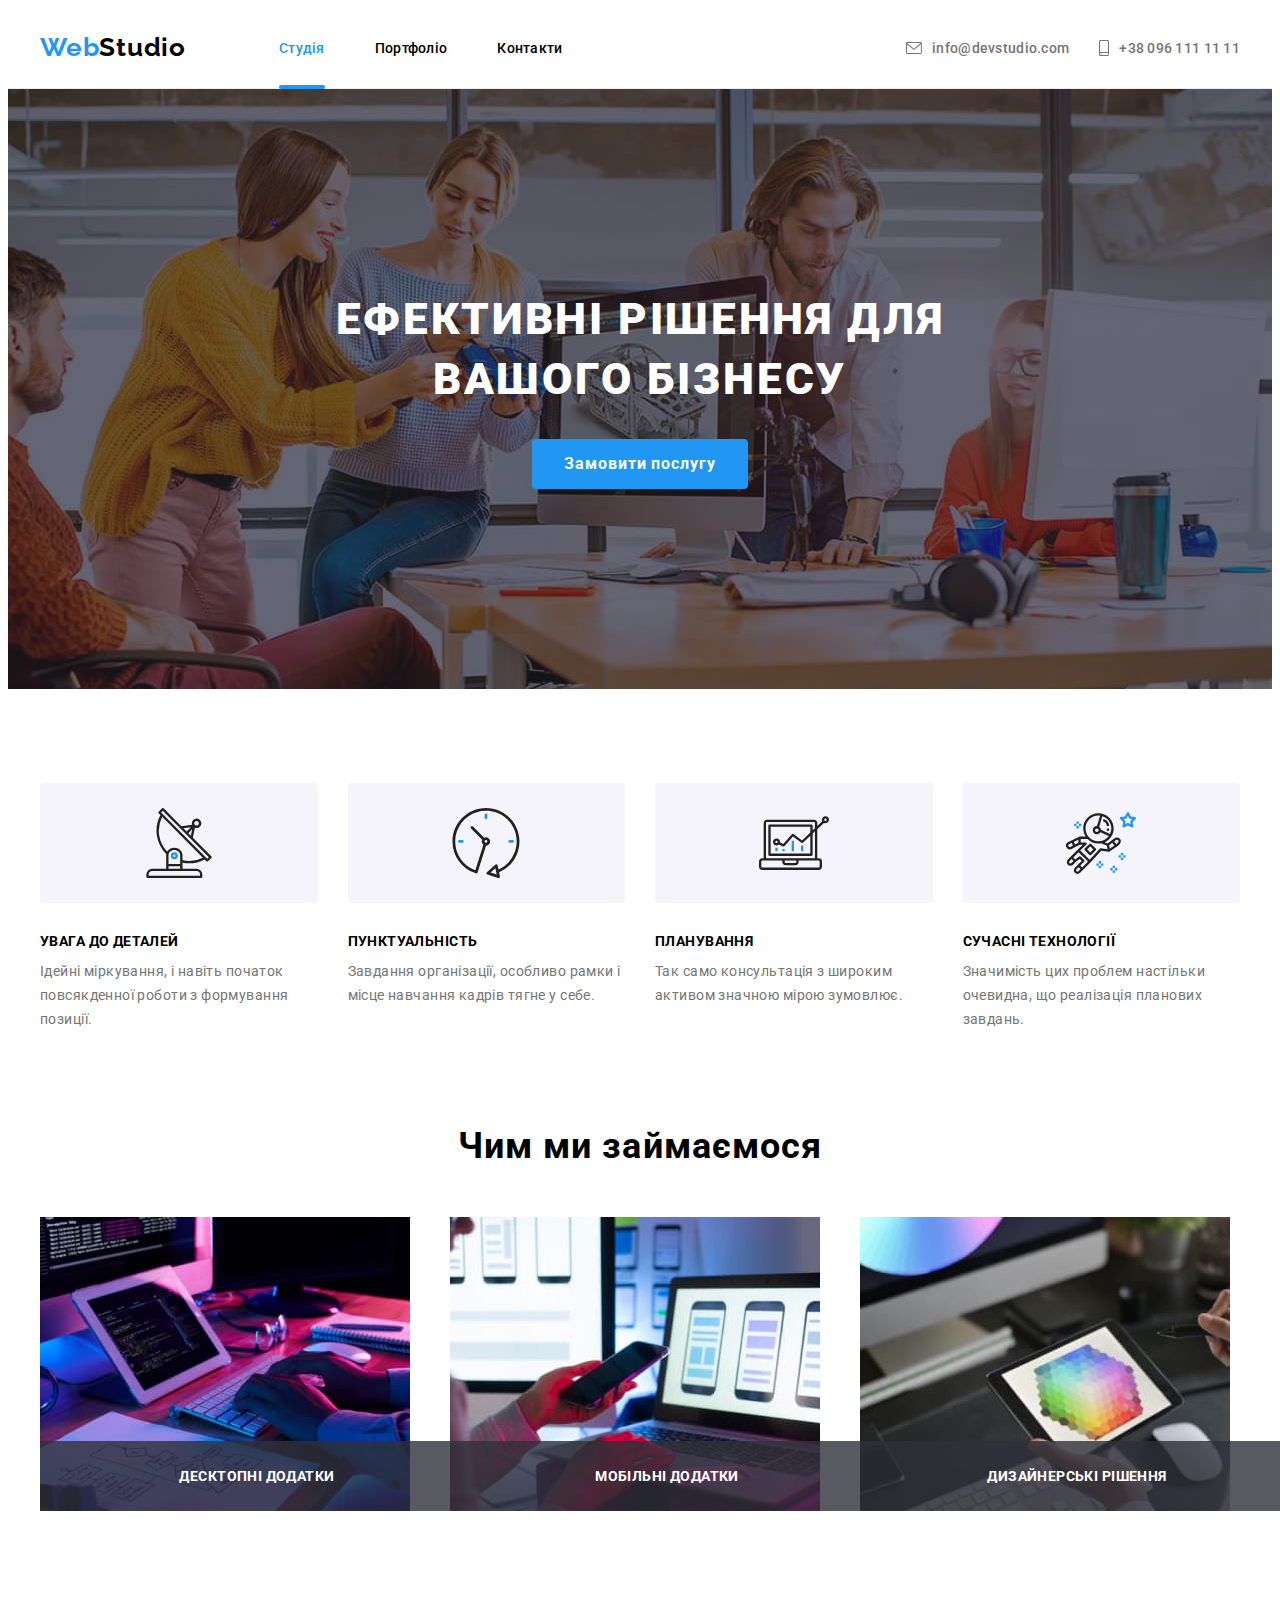
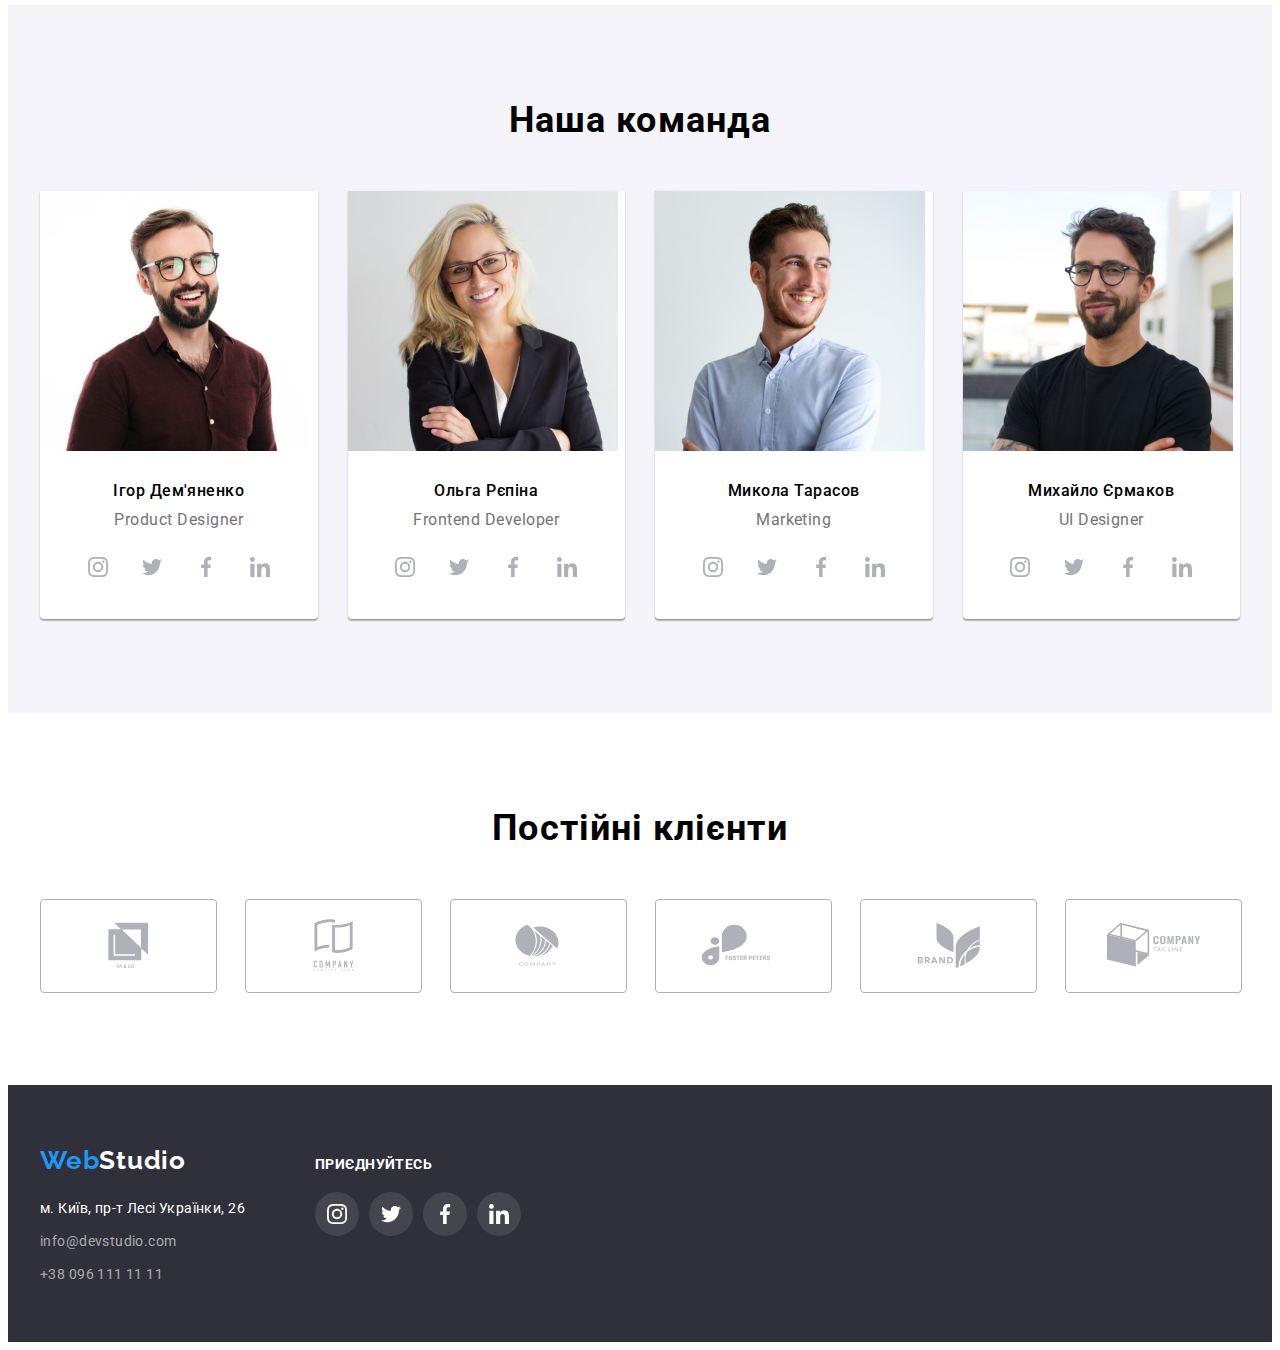
<file: index.html>
<!DOCTYPE html>
<html lang="uk">
<head>
    <meta charset="UTF-8">
    <meta http-equiv="X-UA-Compatible" content="IE=edge">
    <meta name="viewport" content="width=device-width, initial-scale=1.0">
    <link rel="preconnect" href="https://fonts.googleapis.com">
    <link rel="preconnect" href="https://fonts.gstatic.com" crossorigin>
    <link href="https://fonts.googleapis.com/css2?family=Raleway:wght@700&family=Roboto:wght@400;500;700;900&display=swap" rel="stylesheet">
    <link rel="stylesheet" href="https://cdnjs.cloudflare.com/ajax/libs/modern-normalize/1.1.0/modern-normalize.min.css"
    integrity="sha512-wpPYUAdjBVSE4KJnH1VR1HeZfpl1ub8YT/NKx4PuQ5NmX2tKuGu6U/JRp5y+Y8XG2tV+wKQpNHVUX03MfMFn9Q==" crossorigin="anonymous" referrerpolicy="no-referrer" />
    <link rel="stylesheet" href="./css/styles.css">
    <title>goit-markup-hw-05</title>
</head>
<body class="body">
    <header class="header">
        <div class="conteiner header-conteiner">
            <a href="https://cardinal-cortez.github.io/goit-markup-hw-05/" class="logo"><span class="logo-web">Web</span><span class="logo-studio">Studio</span></a>
            <nav class="navigation">
                <ul class="header-nav">
                    <li><a href="https://cardinal-cortez.github.io/goit-markup-hw-05/" class="header-nav-link current">Студія</a></li>
                    <li><a href="https://cardinal-cortez.github.io/goit-markup-hw-05/portfolio.html" class="header-nav-link">Портфоліо</a></li>
                    <li><a href="#" class="header-nav-link">Контакти</a></li>
                </ul>
            </nav>        
                <ul class="header-contacts">
                    <li class="header-contacts-link"><a href="mailto:info@devstudio.com" class="header-contacts-core write">       
                        <svg class="write-item" width="16" height="12">
                        <use href="./images/icons.svg#icon-envelopehover"></use>
                        </svg>info@devstudio.com</a>
                    </li>
                    <li class="header-contacts-link"><a href="tel:++380961111111" class="header-contacts-core write">
                        <svg class="write-item" width="10" height="16">
                        <use href="./images/icons.svg#icon-smartphone"></use>
                        </svg>+38 096 111 11 11</a>
                    </li>
                </ul>                      
        </div>
    </header>
    <main>
        <section class="hero">
            <div class="conteiner">
                    <h1 class="hero-title">Ефективні рішення для вашого бізнесу</h1>
                    <button class="hero-btn" type="button" data-modal-open>Замовити послугу</button>            
            </div>
        </section>
        <section class="section">
           <div class="conteiner features-container ">
                <h2 class="visually-hidden">Особливості</h2>
                <ul class="features-list">
                    <li class="item-features">
                       <div class="features-item">
                            <svg class="" width="70" height="70">
                                <use href="./images/icons.svg#icon-antenna"></use>
                            </svg>
                       </div>
                        <h3 class="feature-title">УВАГА ДО ДЕТАЛЕЙ</h3>
                        <p class="feature-subtitle">Ідейні міркування, і навіть початок повсякденної 
                        роботи з формування позиції.
                        </p>
                    </li>
                    <li class="item-features">
                        <div class="features-item">
                            <svg class="" width="70" height="70">
                                <use href="./images/icons.svg#icon-clock"></use>
                            </svg>
                        </div>
                        <h3 class="feature-title">ПУНКТУАЛЬНІСТЬ</h3>
                        <p class="feature-subtitle">Завдання організації, особливо рамки 
                        і місце навчання кадрів тягне у себе.
                        </p>
                    </li>
                    <li class="item-features">
                        <div class="features-item">
                            <svg class="" width="70" height="70">
                                <use href="./images/icons.svg#icon-diagram"></use>
                            </svg>
                        </div>
                        <h3 class="feature-title">ПЛАНУВАННЯ</h3>
                        <p class="feature-subtitle">Так само консультація з широким 
                        активом значною мірою зумовлює. 
                        </p>
                    </li>
                    <li class="item-features">
                        <div class="features-item">
                            <svg class="" width="70" height="70">
                                <use href="./images/icons.svg#icon-astronaut"></use>
                            </svg>
                        </div>
                        <h3 class="feature-title">СУЧАСНІ ТЕХНОЛОГІЇ</h3>
                        <p class="feature-subtitle">Значимість цих проблем настільки очевидна, 
                        що реалізація планових завдань.
                        </p>
                    </li>
                </ul>
           </div>
        </section>
        <section class="pictures section ">
           <div class="conteiner">
                <h2 class="titel">Чим ми займаємося</h2>
                <ul class="pictures-list">
                    <li class="item-pictures">
                        <div class="pictures-top-wrap">
                            <img class="pictures-block" src="./images/box1(1).jpg" alt="друкує на клавіатурі" width="370">
                            <p class="pictures-bottom-text">Десктопні додатки</p>
                        </div>
                    </li>
                    <li class="item-pictures">
                        <div class="pictures-top-wrap">
                            <img class="pictures-block" src="./images/img(1).jpg" alt="сидить з телефоном перед комп'ютером" width="370">
                            <p class="pictures-bottom-text">Мобільні додатки</p>
                        </div>
                    </li>
                    <li class="item-pictures">
                        <div class="pictures-top-wrap">
                            <img class="pictures-block" src="./images/box3(1).jpg" alt="малює на планшеті" width="370">
                            <p class="pictures-bottom-text">Дизайнерські рішення</p>
                        </div>
                    </li>
                </ul>
           </div>
        </section>
        <section class="team section">
           <div class="conteiner">
                <h2 class="titel">Наша команда</h2>
                <ul class="team-list">
                        <li class="team-list-group">
                            <img class="pictures-block" src="./images/teamcard1(1).jpg" alt="хлопець в окулярах і чорній сорочці" width="270">
                            <div class="names-team">
                                <h3 class="team-second-title">Ігор Дем'яненко</h3>
                                <p class="team-subtitel" lang="en">Product Designer</p>
                            </div>
                            <ul class="team-soc-list">
                                <li class="team-soc-item"><a href="#" class="team-soc-link" target="_blank">
                                    <svg class="team-soc-icons" width="20" height="20">
                                        <use href="./images/icons.svg#icon-instagram"></use>
                                    </svg>
                                </a></li>
                                <li class="team-soc-item"><a href="#" class="team-soc-link" target="_blank">
                                    <svg class="team-soc-icons" width="20" height="20">
                                        <use href="./images/icons.svg#icon-twitter"></use>
                                    </svg>
                                </a></li>
                                <li class="team-soc-item"><a href="#" class="team-soc-link" target="_blank">
                                    <svg class="team-soc-icons" width="20" height="20">
                                        <use href="./images/icons.svg#icon-facebook"></use>
                                    </svg>
                                </a></li>
                                <li class="team-soc-item"><a href="#" class="team-soc-link" target="_blank">
                                    <svg class="team-soc-icons" width="20" height="20">
                                        <use href="./images/icons.svg#icon-linkedin"></use>
                                    </svg>
                                </a></li>
                            </ul>
                        </li>
                        <li class="team-list-group">
                            <img class="pictures-block" src="./images/teamcard2(1).jpg" alt="блондинка в окулярах в чорному піджаку" width="270">
                            <div class="names-team">
                                <h3 class="team-second-title">Ольга Рєпіна</h3>
                                <p class="team-subtitel" lang="en">Frontend Developer</p>
                            </div>
                            <ul class="team-soc-list">
                                <li class="team-soc-item"><a href="#" class="team-soc-link" target="_blank">
                                    <svg class="team-soc-icons" width="20" height="20">
                                        <use href="./images/icons.svg#icon-instagram"></use>
                                    </svg>
                                </a></li>
                                <li class="team-soc-item"><a href="#" class="team-soc-link" target="_blank">
                                    <svg class="team-soc-icons" width="20" height="20">
                                        <use href="./images/icons.svg#icon-twitter"></use>
                                    </svg>
                                </a></li>
                                <li class="team-soc-item"><a href="#" class="team-soc-link" target="_blank">
                                    <svg class="team-soc-icons" width="20" height="20">
                                        <use href="./images/icons.svg#icon-facebook"></use>
                                    </svg>
                                </a></li>
                                <li class="team-soc-item"><a href="#" class="team-soc-link" target="_blank">
                                    <svg class="team-soc-icons" width="20" height="20">
                                        <use href="./images/icons.svg#icon-linkedin"></use>
                                    </svg>
                                </a></li>
                            </ul>
                        </li>                  
                        <li class="team-list-group">
                            <img class="pictures-block" src="./images/teamcard3(1).jpg" alt="хлопець в білій сорочці" width="270">
                            <div class="names-team">
                                <h3 class="team-second-title">Микола Тарасов</h3>
                                <p class="team-subtitel" lang="en">Marketing</p>
                            </div>
                            <ul class="team-soc-list">
                                <li class="team-soc-item"><a href="#" class="team-soc-link" target="_blank">
                                    <svg class="team-soc-icons" width="20" height="20">
                                        <use href="./images/icons.svg#icon-instagram"></use>
                                    </svg>
                                </a></li>
                                <li class="team-soc-item"><a href="#" class="team-soc-link" target="_blank">
                                    <svg class="team-soc-icons" width="20" height="20">
                                        <use href="./images/icons.svg#icon-twitter"></use>
                                    </svg>
                                </a></li>
                                <li class="team-soc-item"><a href="#" class="team-soc-link" target="_blank">
                                    <svg class="team-soc-icons" width="20" height="20">
                                        <use href="./images/icons.svg#icon-facebook"></use>
                                    </svg>
                                </a></li>
                                <li class="team-soc-item"><a href="#" class="team-soc-link" target="_blank">
                                    <svg class="team-soc-icons" width="20" height="20">
                                        <use href="./images/icons.svg#icon-linkedin"></use>
                                    </svg>
                                </a></li>
                            </ul>
                        </li> 
                        <li class="team-list-group">
                            <img class="pictures-block" src="./images/teamcard4(1).jpg" alt="хлопець в окулярах і чорній майці" width="270">
                            <div class="names-team">
                                <h3 class="team-second-title">Михайло Єрмаков</h3>
                                <p class="team-subtitel" lang="en">UI Designer</p>
                            </div>
                            <ul class="team-soc-list">
                                <li class="team-soc-item"><a href="#" class="team-soc-link" target="_blank">
                                    <svg class="team-soc-icons" width="20" height="20">
                                        <use href="./images/icons.svg#icon-instagram"></use>
                                    </svg>
                                </a></li>
                                <li class="team-soc-item"><a href="#" class="team-soc-link" target="_blank">
                                    <svg class="team-soc-icons" width="20" height="20">
                                        <use href="./images/icons.svg#icon-twitter"></use>
                                    </svg>
                                </a></li>
                                <li class="team-soc-item"><a href="#" class="team-soc-link" target="_blank">
                                    <svg class="team-soc-icons" width="20" height="20">
                                        <use href="./images/icons.svg#icon-facebook"></use>
                                    </svg>
                                </a></li>
                                <li class="team-soc-item"><a href="#" class="team-soc-link" target="_blank">
                                    <svg class="team-soc-icons" width="20" height="20">
                                        <use href="./images/icons.svg#icon-linkedin"></use>
                                    </svg>
                                </a></li>
                            </ul>
                        </li>
                </ul>
            </section>
           </div>
           <section class=" section">
            <div class="conteiner">
                <h2 class="titel">Постійні клієнти</h2>
                <ul class="client-list">
                    <li class="client-soc-group"><a href="#" class="client-soc-link" target="_blank">
                        <svg class="client-soc-icons" width="106" height="60">
                        <use href="./images/icons.svg#icon-Logo"></use>
                    </svg>
                </a>
                    </li>
                    <li class="client-soc-group"><a href="#" class="client-soc-link" target="_blank"> 
                    <svg class="client-soc-icons" width="106" height="60">
                        <use href="./images/icons.svg#icon-Logo2"></use>
                    </svg>
                </a>                   
                    </li>
                    <li class="client-soc-group"><a href="#" class="client-soc-link" target="_blank">
                        <svg class="client-soc-icons" width="106" height="60">
                        <use href="./images/icons.svg#icon-Logo3"></use>
                    </svg>
                </a>                    
                    </li>
                    <li class="client-soc-group"><a href="#" class="client-soc-link" target="_blank">
                        <svg class="client-soc-icons" width="106" height="60">
                        <use href="./images/icons.svg#icon-Logo4"></use>
                    </svg>
                </a>                    
                    </li>
                    <li class="client-soc-group"><a href="#" class="client-soc-link" target="_blank">
                        <svg class="client-soc-icons" width="106" height="60">
                        <use href="./images/icons.svg#icon-Logo5"></use>
                    </svg>
                </a>                    
                    </li>
                    <li class="client-soc-group"><a href="#" class="client-soc-link" target="_blank"> 
                    <svg class="client-soc-icons" width="106" height="60">
                        <use href="./images/icons.svg#icon-Logo6"></use>
                    </svg>
                </a>                
                    </li>
                </ul>
            </div>
           </section>
    </main>
    <footer class="footer">
        <div class="conteiner footer-container">
            <div class="address">
                <a href="https://cardinal-cortez.github.io/goit-markup-hw-05/" class="logo-footer"><span class="logo-web">Web</span><span class="footer-studio">Studio</span></a>
                <address>
                        <ul class="list-footer">
                            <li class="list-block"><a href="https://goo.gl/maps/taaaHP7BocLZiyMx6" target="_blank" rel="noopener noreferrer" class="footer-address">м. Київ, пр-т Лесі Українки, 26</a></li>
                            <li class="list-block"><a href="mailto:info@devstudio.com" class="footer-contacts">info@devstudio.com</a></li>
                            <li class="list-block"><a href="tel:++380961111111" class="footer-contacts">+38 096 111 11 11</a></li>
                        </ul>
            </div>   
            </address>
            <div class="just">
                <p class="doit">приєднуйтесь</p>
                <ul class="doit-list">
                    <li class="doit-soc-item"><a href="#" class="doit-soc-link" target="_blank">
                        <svg class="doit-soc-icons" width="20" height="20">
                        <use href="./images/icons.svg#icon-instagram"></use></svg>
                        </a></li>
                    <li class="doit-soc-item"><a href="#" class="doit-soc-link" target="_blank">
                        <svg class="doit-soc-icons" width="20" height="20">
                        <use href="./images/icons.svg#icon-twitter"></use></svg>
                        </a></li>
                    <li class="doit-soc-item"><a href="#" class="doit-soc-link" target="_blank">
                        <svg class="doit-soc-icons" width="20" height="20"><use href="./images/icons.svg#icon-facebook"></use>
                        </svg>
                        </a></li>
                    <li class="doit-soc-item"><a href="#" class="doit-soc-link" target="_blank">
                        <svg class="doit-soc-icons" width="20" height="20">
                            <use href="./images/icons.svg#icon-linkedin"></use></svg>
                        </a></li>                 
                </ul>
            </div>
        </div>
    </footer>
    <div class="backdrop is-hidden" data-modal>
        <div class="modal">
            <button type="button" class="modal-close"data-modal-close>
                <svg class="button-x" width="18" height="18">
                    <use href="./images/кнопка/button_x.svg#icon-x"></use>
                </svg>
            </button>
        </div>
    </div>
    <script src="./js/modal.js"></script>
</body>
</html>
</file>
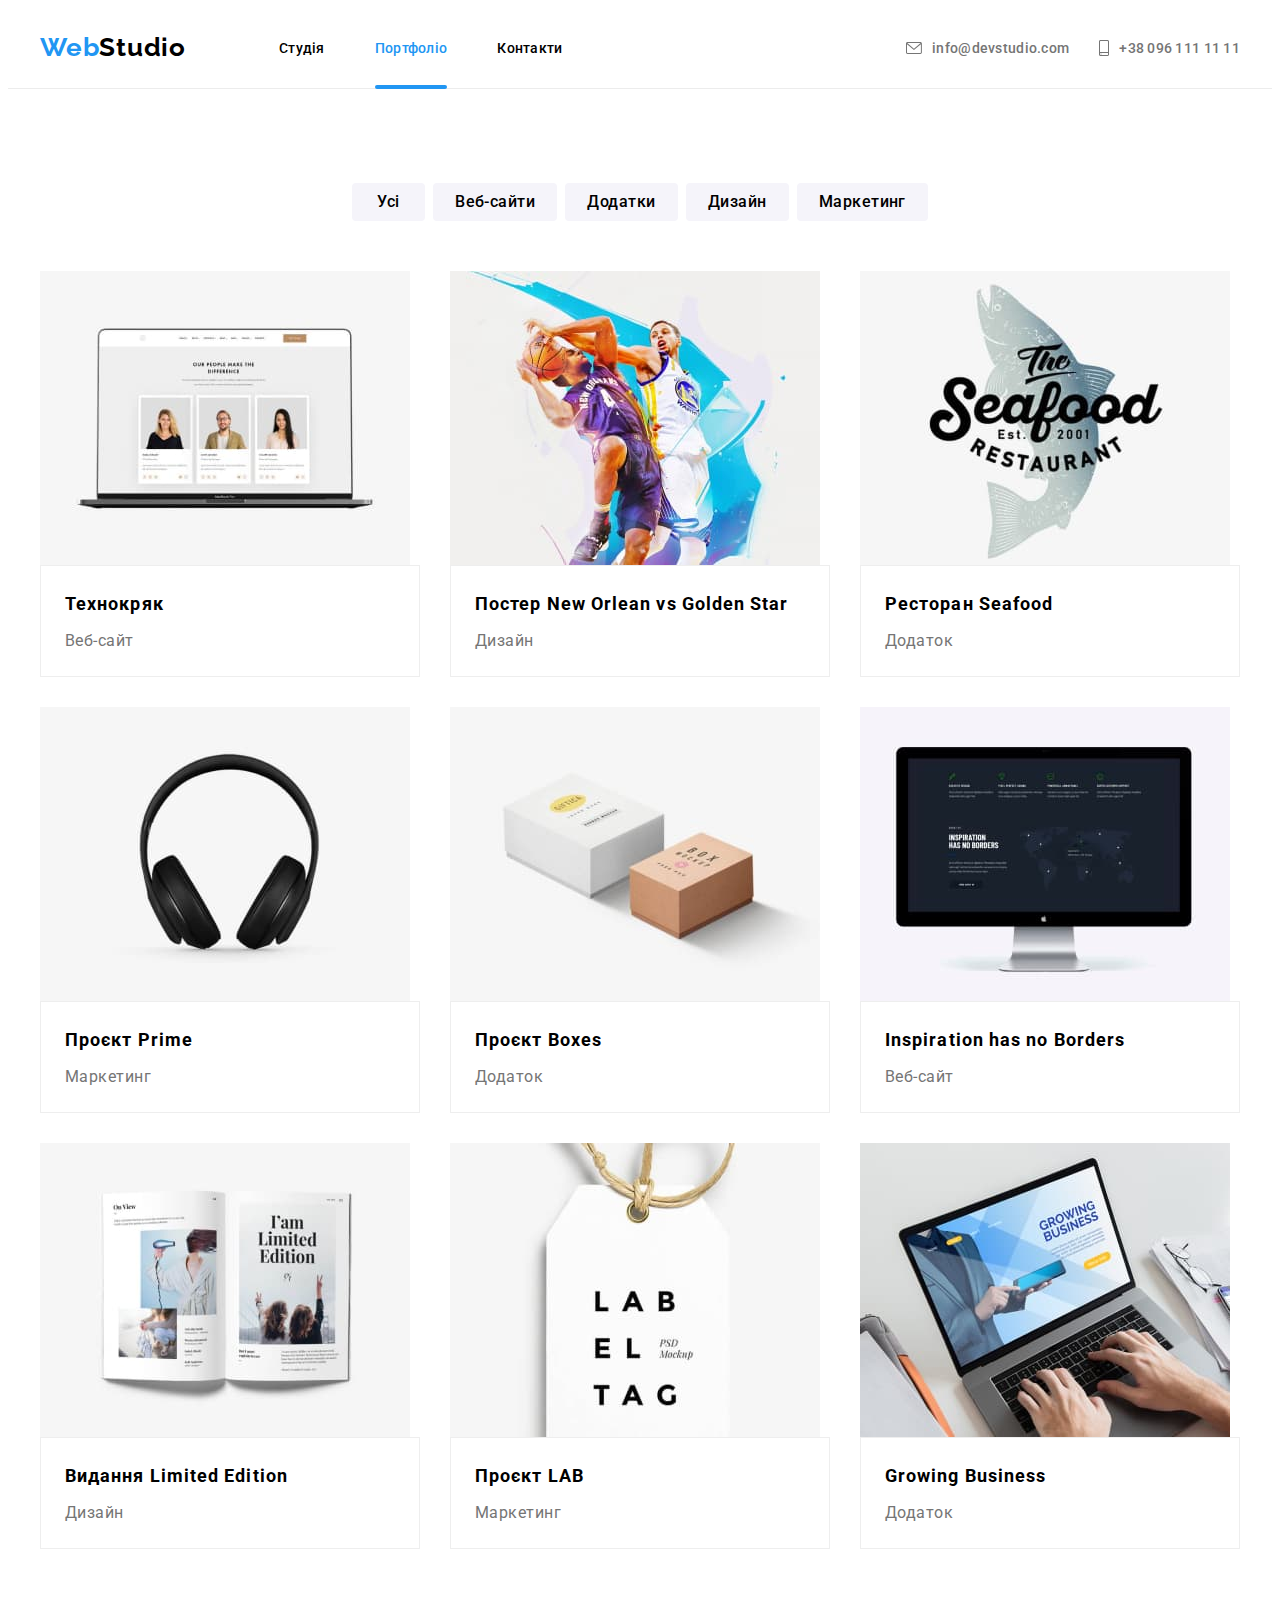
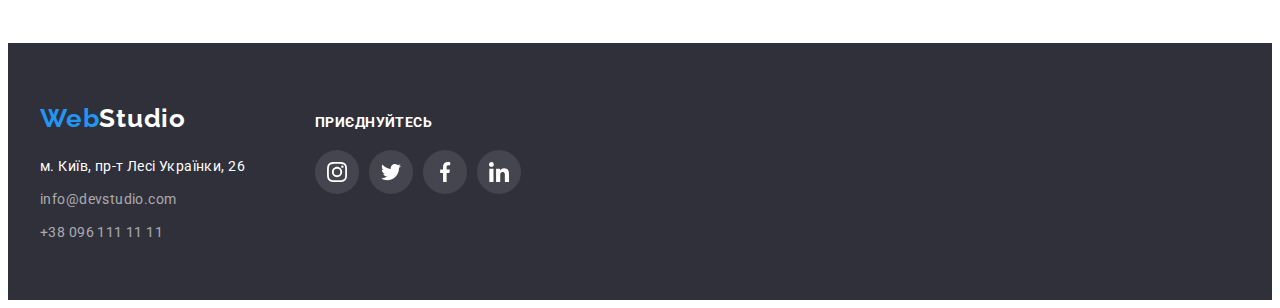
<file: portfolio.html>
<!DOCTYPE html>
<html lang="uk">
<head>
    <meta charset="UTF-8">
    <meta http-equiv="X-UA-Compatible" content="IE=edge">
    <meta name="viewport" content="width=device-width, initial-scale=1.0">
    <link rel="preconnect" href="https://fonts.googleapis.com">
    <link rel="preconnect" href="https://fonts.gstatic.com" crossorigin>
    <link href="https://fonts.googleapis.com/css2?family=Raleway:wght@700&family=Roboto:wght@400;500;700;900&display=swap" rel="stylesheet">
    <link rel="stylesheet" href="https://cdnjs.cloudflare.com/ajax/libs/modern-normalize/1.1.0/modern-normalize.min.css"
    integrity="sha512-wpPYUAdjBVSE4KJnH1VR1HeZfpl1ub8YT/NKx4PuQ5NmX2tKuGu6U/JRp5y+Y8XG2tV+wKQpNHVUX03MfMFn9Q==" crossorigin="anonymous" referrerpolicy="no-referrer" />
    <link rel="stylesheet" href="./css/styles.css">
    <title>goit-markup-hw-05-portfolio</title>
</head>
<body class="body">
    <header class="header">
        <div class="conteiner header-conteiner">
            <a href="https://cardinal-cortez.github.io/goit-markup-hw-05/" class="logo"><span class="logo-web">Web</span><span class="logo-studio">Studio</span></a>
            <nav class="navigation">
                <ul class="header-nav">
                    <li><a href="https://cardinal-cortez.github.io/goit-markup-hw-05/" class="header-nav-link">Студія</a></li>
                    <li><a href="https://cardinal-cortez.github.io/goit-markup-hw-05/portfolio.html" class="header-nav-link current">Портфоліо</a></li>
                    <li><a href="#" class="header-nav-link">Контакти</a></li>
                </ul>
            </nav>        
                <ul class="header-contacts">
                    <li class="header-contacts-link"><a href="mailto:info@devstudio.com" class="header-contacts-core write">       
                        <svg class="write-item" width="16" height="12">
                        <use href="./images/icons.svg#icon-envelopehover"></use>
                        </svg>info@devstudio.com</a>
                    </li>
                    <li class="header-contacts-link"><a href="tel:++380961111111" class="header-contacts-core write">
                        <svg class="write-item" width="10" height="16">
                        <use href="./images/icons.svg#icon-smartphone"></use>
                        </svg>+38 096 111 11 11</a>
                    </li>
                </ul>                      
        </div>
    </header>
    <main>
        <section class="section">
            <div class="conteiner">
                <h2 class="visually-hidden">Портфоліо</h2>
                <ul class="conteiner-menu">
                    <li class="item-menu"><button class="portfolio-btn" type="button">Усі</button></li>
                    <li><button class="portfolio-btn" type="button">Веб-сайти</button></li>
                    <li><button class="portfolio-btn" type="button">Додатки</button></li>
                    <li><button class="portfolio-btn" type="button">Дизайн</button></li>
                    <li><button class="portfolio-btn" type="button">Маркетинг</button></li>
                </ul>
            </div>
           <div class="conteiner">
                <ul class="conteiner-portfolio">                    
                        <li class="conteiner-portfolio-li">
                            <a href="#" class="item-portfolio">
                                <div class="img-block"><img class="pictures-block" src="./images/портфоліо/технокряк1.jpg" alt="ноутбук" width="370px";>
                                    <p class="portfolio-top-text">Lorem ipsum dolor sit amet consectetur adipisicing elit. Aut necessitatibus et placeat fugit, accusamus repellat optio, nemo voluptate tempora, commodi iusto dignissimos at.</p>
                                </div>
                                <div class="border-portfolio">
                                    <h3 class="portfolio-title">Технокряк</h3>
                                    <p class="portfolio-subtitle">Веб-сайт</p>
                                </div>
                            </a>
                        </li>     
                        <li class="conteiner-portfolio-li">
                            <a href="#" class="item-portfolio">
                                <div class="img-block"><img class="pictures-block" src="./images/портфоліо/ПостерNewOrleavsGoldenStar1.jpg" alt="два гравці в баскетбол" width="370px">
                                    <p class="portfolio-top-text">Lorem ipsum dolor sit amet consectetur adipisicing elit. Voluptatibus vel illo in vitae.</p>
                                </div>
                                <div class="border-portfolio">
                                    <h3 class="portfolio-title">Постер <span lang="en">New Orlean vs Golden Star</span></h3>
                                    <p class="portfolio-subtitle">Дизайн</p>
                                </div>
                            </a>
                        </li>                  
                        <li class="conteiner-portfolio-li">
                            <a href="#" class="item-portfolio">
                                <div class="img-block"><img class="pictures-block" src="./images/портфоліо/РесторанSeafood1.jpg" alt="лого ресторану з рибою" width="370px">
                                    <p class="portfolio-top-text">Lorem ipsum dolor sit amet, consectetur adipisicing elit. Nam, qui!</p>
                                </div>
                                <div class="border-portfolio">
                                    <h3 class="portfolio-title">Ресторан <span lang="en">Seafood</span></h3>
                                    <p class="portfolio-subtitle">Додаток</p>
                                </div>
                            </a>
                        </li>                 
                        <li class="conteiner-portfolio-li">
                            <a href="#" class="item-portfolio">
                                <div class="img-block"><img class="pictures-block" src="./images/портфоліо/ПроєктPrime1.jpg" alt="навушники" width="370px">
                                    <p class="portfolio-top-text">Lorem ipsum dolor sit amet, consectetur adipisicing elit. Sequi corrupti numquam necessitatibus sint quibusdam autem quae alias eveniet fugiat sapiente.</p>
                                </div>
                                <div class="border-portfolio">
                                    <h3 class="portfolio-title">Проєкт <span lang="en">Prime</span></h3>
                                    <p class="portfolio-subtitle">Маркетинг</p>
                                </div>
                            </a>
                        </li>                    
                        <li class="conteiner-portfolio-li">
                            <a href="#" class="item-portfolio">
                                <div class="img-block"><img class="pictures-block" src="./images/портфоліо/ПроєктBoxes1.jpg" alt="коробки" width="370px">
                                    <p class="portfolio-top-text">Lorem ipsum dolor sit amet consectetur adipisicing elit. Eveniet accusantium nihil culpa earum, alias ipsa voluptatibus voluptas eos quam voluptate.</p>
                                </div>
                                <div class="border-portfolio">
                                    <h3 class="portfolio-title">Проєкт <span lang="en">Boxes</span></h3>
                                    <p class="portfolio-subtitle">Додаток</p>
                                </div>
                            </a>
                        </li>                    
                        <li class="conteiner-portfolio-li">
                            <a href="#" class="item-portfolio">
                                <div class="img-block"><img class="pictures-block" src="./images/портфоліо/InspirationhasnoBorders1.jpg" alt="екран монітора" width="370px">
                                    <p class="portfolio-top-text">Lorem ipsum dolor sit amet consectetur, adipisicing elit. Est dolorem non vero hic eos architecto assumenda ducimus earum officiis minus.</p>
                                </div>
                                <div class="border-portfolio">
                                    <h3 class="portfolio-title" lang="en">Inspiration has no Borders</h3>
                                    <p class="portfolio-subtitle">Веб-сайт</p>
                                </div>
                            </a>
                        </li>                   
                        <li class="conteiner-portfolio-li">
                            <a href="#" class="item-portfolio">
                                <div class="img-block"><img class="pictures-block" src="./images/портфоліо/ВиданняLimitedEdition1.jpg" alt="розгорнута книжка" width="370px">
                                    <p class="portfolio-top-text">Lorem ipsum dolor, sit amet consectetur adipisicing elit. Inventore hic maiores enim nihil corporis ducimus tenetur provident rem eveniet aspernatur.</p>
                                </div>
                                <div class="border-portfolio">
                                    <h3 class="portfolio-title">Видання <span lang="en">Limited Edition</span></h3>
                                    <p class="portfolio-subtitle">Дизайн</p>
                                </div>
                            </a>
                        </li>                
                        <li class="conteiner-portfolio-li">
                            <a href="#" class="item-portfolio">
                                <div class="img-block"><img class="pictures-block" src="./images/портфоліо/ПроєктLAB1.jpg" alt="бірка" width="370px">
                                    <p class="portfolio-top-text">Lorem ipsum dolor sit amet consectetur, adipisicing elit. Quasi, asperiores similique ullam eaque magni maiores?</p>
                                </div>
                                <div class="border-portfolio">
                                    <h3 class="portfolio-title">Проєкт <span lang="en">LAB</span></h3>
                                    <p class="portfolio-subtitle">Маркетинг</p>
                                </div>
                            </a>
                        </li>                    
                        <li class="conteiner-portfolio-li">
                            <a href="#" class="item-portfolio">
                                <div class="img-block"><img class="pictures-block" src="./images/портфоліо/GrowingBusiness1.jpg" alt="друкує на ноутбуці" width="370px">
                                    <p class="portfolio-top-text">Lorem ipsum dolor sit amet consectetur adipisicing elit. Molestiae, consectetur!</p>
                                </div>
                                <div class="border-portfolio">
                                    <h3 class="portfolio-title" lang="en">Growing Business</h3>
                                    <p class="portfolio-subtitle">Додаток</p>
                                </div>
                            </a>
                        </li>
                    </div>
                </ul>
           </div>
        </section>
    </main>
    <footer class="footer">
        <div class="conteiner footer-container">
            <div class="address">
                <a href="https://cardinal-cortez.github.io/goit-markup-hw-05/" class="logo-footer"><span class="logo-web">Web</span><span class="footer-studio">Studio</span></a>
                    <address>
                        <ul class="list-footer">
                            <li class="list-block"><a href="https://goo.gl/maps/taaaHP7BocLZiyMx6" target="_blank" rel="noopener noreferrer" class="footer-address">м. Київ, пр-т Лесі Українки, 26</a></li>
                            <li class="list-block"><a href="mailto:info@devstudio.com" class="footer-contacts">info@devstudio.com</a></li>
                            <li class="list-block"><a href="tel:++380961111111" class="footer-contacts">+38 096 111 11 11</a></li>
                        </ul>
                    </address>
            </div>   
            <div class="just">
                <p class="doit">приєднуйтесь</p>
                <ul class="doit-list">
                    <li class="doit-soc-item"><a href="#" class="doit-soc-link" target="_blank">
                        <svg class="doit-soc-icons" width="20" height="20">
                        <use href="./images/icons.svg#icon-instagram"></use></svg>
                        </a></li>
                    <li class="doit-soc-item"><a href="#" class="doit-soc-link" target="_blank">
                        <svg class="doit-soc-icons" width="20" height="20">
                        <use href="./images/icons.svg#icon-twitter"></use></svg>
                        </a></li>
                    <li class="doit-soc-item"><a href="#" class="doit-soc-link" target="_blank">
                        <svg class="doit-soc-icons" width="20" height="20"><use href="./images/icons.svg#icon-facebook"></use>
                        </svg>
                        </a></li>
                    <li class="doit-soc-item"><a href="#" class="doit-soc-link" target="_blank">
                        <svg class="doit-soc-icons" width="20" height="20">
                            <use href="./images/icons.svg#icon-linkedin"></use></svg>
                        </a></li>                 
                </ul>
            </div>
        </div>
    </footer>
</body>
</html>
</file>
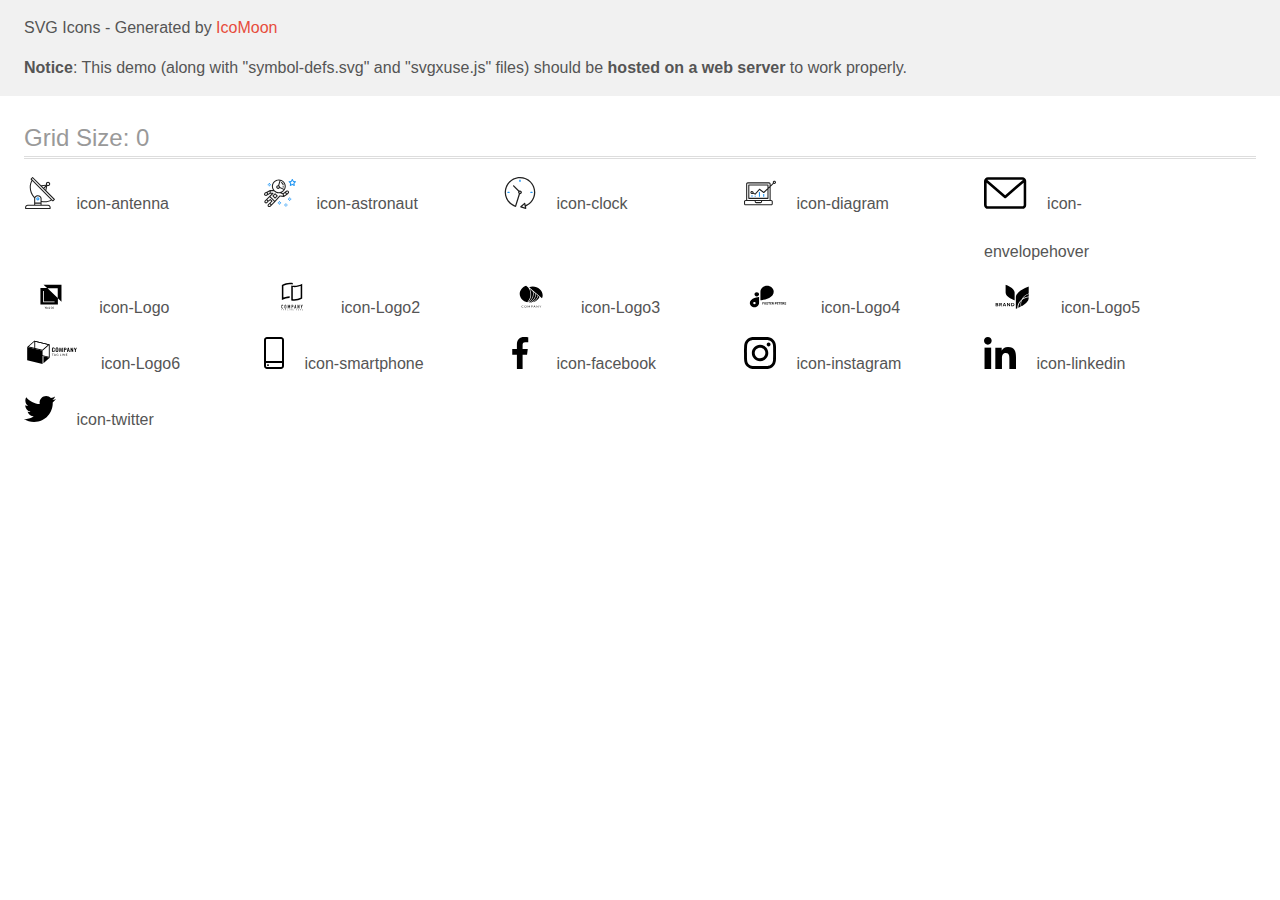
<file: images/hover/icomoon/demo-external-svg.html>
<!doctype html>
<html>
<head>
    <title>IcoMoon - SVG Icons</title>
    <meta charset="utf-8">
    <meta name="viewport" content="width=device-width, initial-scale=1">
    <link rel="stylesheet" href="demo-files/demo.css">
    <link rel="stylesheet" href="style.css">
</head>
<body>
<header class="bgc1 clearfix">
<div class="mhl">
    <p>SVG Icons - Generated by <a href="https://icomoon.io/app">IcoMoon</a></p><p><strong>Notice</strong>: This demo (along with "symbol-defs.svg" and "svgxuse.js" files) should be <b>hosted on a web server</b> to work properly.</p>
</div>
</header>
    <div class="clearfix mhl ptl">
        <h1 class="mvm mtn fgc1">Grid Size: 0</h1>
        <div class="glyph fs1">
            <div class="clearfix pbs">
                <svg class="icon icon-antenna"><use xlink:href="symbol-defs.svg#icon-antenna"></use></svg><span class="name"> icon-antenna</span>
            </div>
        </div>
        <div class="glyph fs1">
            <div class="clearfix pbs">
                <svg class="icon icon-astronaut"><use xlink:href="symbol-defs.svg#icon-astronaut"></use></svg><span class="name"> icon-astronaut</span>
            </div>
        </div>
        <div class="glyph fs1">
            <div class="clearfix pbs">
                <svg class="icon icon-clock"><use xlink:href="symbol-defs.svg#icon-clock"></use></svg><span class="name"> icon-clock</span>
            </div>
        </div>
        <div class="glyph fs1">
            <div class="clearfix pbs">
                <svg class="icon icon-diagram"><use xlink:href="symbol-defs.svg#icon-diagram"></use></svg><span class="name"> icon-diagram</span>
            </div>
        </div>
        <div class="glyph fs1">
            <div class="clearfix pbs">
                <svg class="icon icon-envelopehover"><use xlink:href="symbol-defs.svg#icon-envelopehover"></use></svg><span class="name"> icon-envelopehover</span>
            </div>
        </div>
        <div class="glyph fs1">
            <div class="clearfix pbs">
                <svg class="icon icon-Logo"><use xlink:href="symbol-defs.svg#icon-Logo"></use></svg><span class="name"> icon-Logo</span>
            </div>
        </div>
        <div class="glyph fs1">
            <div class="clearfix pbs">
                <svg class="icon icon-Logo2"><use xlink:href="symbol-defs.svg#icon-Logo2"></use></svg><span class="name"> icon-Logo2</span>
            </div>
        </div>
        <div class="glyph fs1">
            <div class="clearfix pbs">
                <svg class="icon icon-Logo3"><use xlink:href="symbol-defs.svg#icon-Logo3"></use></svg><span class="name"> icon-Logo3</span>
            </div>
        </div>
        <div class="glyph fs1">
            <div class="clearfix pbs">
                <svg class="icon icon-Logo4"><use xlink:href="symbol-defs.svg#icon-Logo4"></use></svg><span class="name"> icon-Logo4</span>
            </div>
        </div>
        <div class="glyph fs1">
            <div class="clearfix pbs">
                <svg class="icon icon-Logo5"><use xlink:href="symbol-defs.svg#icon-Logo5"></use></svg><span class="name"> icon-Logo5</span>
            </div>
        </div>
        <div class="glyph fs1">
            <div class="clearfix pbs">
                <svg class="icon icon-Logo6"><use xlink:href="symbol-defs.svg#icon-Logo6"></use></svg><span class="name"> icon-Logo6</span>
            </div>
        </div>
        <div class="glyph fs1">
            <div class="clearfix pbs">
                <svg class="icon icon-smartphone"><use xlink:href="symbol-defs.svg#icon-smartphone"></use></svg><span class="name"> icon-smartphone</span>
            </div>
        </div>
        <div class="glyph fs1">
            <div class="clearfix pbs">
                <svg class="icon icon-facebook"><use xlink:href="symbol-defs.svg#icon-facebook"></use></svg><span class="name"> icon-facebook</span>
            </div>
        </div>
        <div class="glyph fs1">
            <div class="clearfix pbs">
                <svg class="icon icon-instagram"><use xlink:href="symbol-defs.svg#icon-instagram"></use></svg><span class="name"> icon-instagram</span>
            </div>
        </div>
        <div class="glyph fs1">
            <div class="clearfix pbs">
                <svg class="icon icon-linkedin"><use xlink:href="symbol-defs.svg#icon-linkedin"></use></svg><span class="name"> icon-linkedin</span>
            </div>
        </div>
        <div class="glyph fs1">
            <div class="clearfix pbs">
                <svg class="icon icon-twitter"><use xlink:href="symbol-defs.svg#icon-twitter"></use></svg><span class="name"> icon-twitter</span>
            </div>
        </div>
  </div>
<script defer src="svgxuse.js"></script>
</body>
</html>
</file>
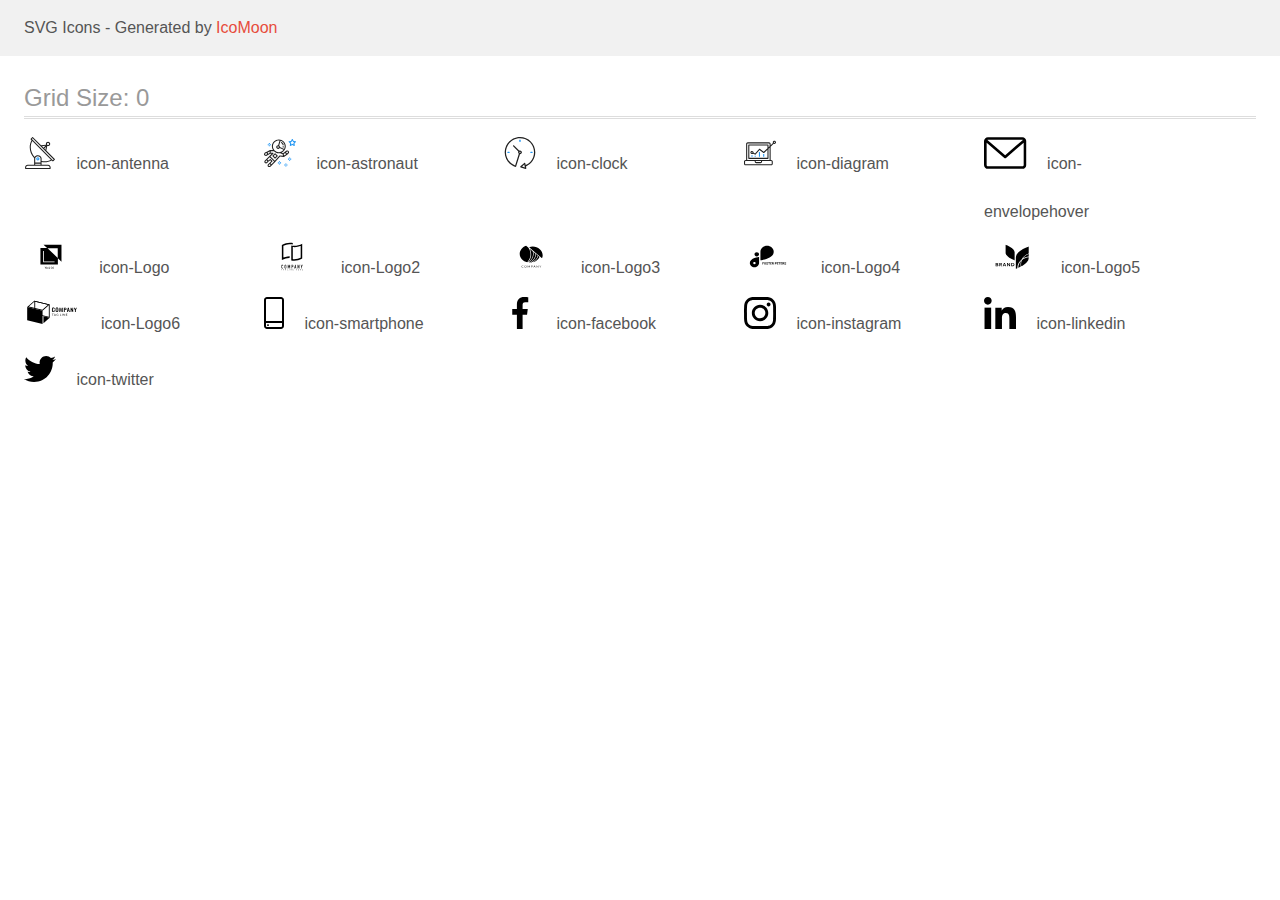
<file: images/hover/icomoon/demo.html>
<!doctype html>
<html>
<head>
    <title>IcoMoon - SVG Icons</title>
    <meta charset="utf-8">
    <meta name="viewport" content="width=device-width, initial-scale=1">
    <link rel="stylesheet" href="demo-files/demo.css">
    <link rel="stylesheet" href="style.css">
</head>
<body>
<svg aria-hidden="true" style="position: absolute; width: 0; height: 0; overflow: hidden;" version="1.1" xmlns="http://www.w3.org/2000/svg" xmlns:xlink="http://www.w3.org/1999/xlink">
<defs>
<symbol id="icon-antenna" viewBox="0 0 32 32">
<path fill="#212121" style="fill: var(--color1, #212121)" d="M30.773 22.098l-8.443-8.505 0.937-4.615c0.242 0.094 0.499 0.144 0.758 0.146h0.006c1.192 0.014 2.17-0.941 2.184-2.133s-0.941-2.17-2.133-2.184c-1.192-0.014-2.17 0.941-2.184 2.133-0.003 0.255 0.039 0.509 0.125 0.749l-4.96 0.605-8.091-8.133c-0.099-0.101-0.235-0.159-0.377-0.16-0.14 0.001-0.274 0.056-0.373 0.155l-1.513 1.504c-0.208 0.208-0.208 0.546 0 0.754l0.814 0.826c-3.153 5.798-2.129 12.978 2.519 17.663 0.043 0.041 0.092 0.074 0.146 0.098-0.034 0.18-0.051 0.364-0.052 0.547v6.187h-6.4c-1.472 0.002-2.665 1.195-2.667 2.667v1.067c0 0.295 0.239 0.533 0.533 0.533h24.533c0.295 0 0.533-0.239 0.533-0.533v-1.067c-0.002-1.472-1.195-2.665-2.667-2.667h-6.4v-2.742c1.003 0.21 2.024 0.317 3.049 0.32 2.458-0.003 4.877-0.615 7.040-1.783l0.818 0.823c0.099 0.101 0.235 0.159 0.377 0.16 0.14-0.001 0.274-0.056 0.373-0.155l1.513-1.504c0.208-0.208 0.208-0.546 0-0.754zM23.28 6.233c0.418-0.415 1.093-0.414 1.508 0.004s0.414 1.093-0.004 1.508c-0.2 0.199-0.47 0.31-0.752 0.31h-0.003c-0.589-0.003-1.064-0.483-1.061-1.072 0.002-0.282 0.115-0.552 0.314-0.751h-0.002zM22.024 9.738l-0.598 2.946-1.175-1.182 1.774-1.763zM21.419 8.836l-1.92 1.909-1.485-1.493 3.405-0.415zM24.004 28.8c0.884 0 1.6 0.716 1.6 1.6v0.533h-23.467v-0.533c0-0.884 0.716-1.6 1.6-1.6h20.267zM16.537 26.667v1.067h-5.333v-1.067h5.333zM11.204 25.6v-4.053c0-1.294 1.196-2.347 2.667-2.347s2.667 1.053 2.667 2.347v4.053h-5.333zM17.604 23.904v-2.357c0-1.882-1.675-3.413-3.733-3.413-1.331-0.020-2.576 0.657-3.281 1.786-4.058-4.274-4.971-10.645-2.279-15.887l18.602 18.708c-2.872 1.461-6.165 1.873-9.309 1.163zM28.893 23.22l-21.057-21.181 0.755-0.752 7.935 7.98c0.004 0 0.006 0.007 0.010 0.010l13.115 13.191-0.757 0.752z"></path>
<path fill="#2196f3" style="fill: var(--color2, #2196f3)" d="M13.876 20.267h-0.005c-0.884-0.001-1.601 0.714-1.602 1.598s0.714 1.601 1.598 1.602h0.005c0.884 0.001 1.601-0.714 1.602-1.598s-0.714-1.601-1.598-1.602zM14.249 22.245c-0.1 0.1-0.236 0.156-0.378 0.155-0.295-0.002-0.532-0.242-0.531-0.536 0.001-0.141 0.057-0.276 0.157-0.375s0.233-0.154 0.373-0.155c0.295 0.002 0.532 0.241 0.53 0.536-0.001 0.141-0.057 0.276-0.157 0.375h0.005z"></path>
</symbol>
<symbol id="icon-astronaut" viewBox="0 0 32 32">
<path fill="#2196f3" style="fill: var(--color2, #2196f3)" d="M31.974 4.524c-0.063-0.193-0.229-0.333-0.43-0.363l-1.91-0.278-0.855-1.731c-0.179-0.365-0.777-0.365-0.956 0l-0.855 1.731-1.91 0.278c-0.201 0.029-0.367 0.17-0.431 0.363-0.062 0.193-0.011 0.405 0.135 0.547l1.383 1.348-0.326 1.903c-0.034 0.2 0.048 0.402 0.212 0.522 0.166 0.121 0.382 0.135 0.562 0.040l1.709-0.899 1.709 0.899c0.078 0.041 0.164 0.061 0.249 0.061 0.11 0 0.221-0.034 0.314-0.102 0.164-0.119 0.246-0.322 0.212-0.522l-0.326-1.903 1.383-1.348c0.145-0.142 0.197-0.354 0.135-0.547zM29.511 5.851c-0.125 0.122-0.183 0.299-0.153 0.472l0.191 1.114-1-0.526c-0.078-0.041-0.163-0.061-0.249-0.061s-0.17 0.020-0.249 0.061l-1.001 0.526 0.191-1.114c0.030-0.173-0.028-0.349-0.153-0.472l-0.81-0.789 1.119-0.163c0.174-0.025 0.324-0.134 0.402-0.292l0.5-1.013 0.5 1.013c0.078 0.157 0.228 0.267 0.402 0.292l1.119 0.163-0.809 0.789z"></path>
<path fill="#2196f3" style="fill: var(--color2, #2196f3)" d="M26.134 20.522h-1.067v1.067h1.067v-1.067z"></path>
<path fill="#2196f3" style="fill: var(--color2, #2196f3)" d="M26.134 22.656h-1.067v1.067h1.067v-1.067z"></path>
<path fill="#2196f3" style="fill: var(--color2, #2196f3)" d="M27.2 21.589h-1.067v1.067h1.067v-1.067z"></path>
<path fill="#2196f3" style="fill: var(--color2, #2196f3)" d="M25.067 21.589h-1.067v1.067h1.067v-1.067z"></path>
<path fill="#2196f3" style="fill: var(--color2, #2196f3)" d="M22.4 26.389h-1.067v1.067h1.067v-1.067z"></path>
<path fill="#2196f3" style="fill: var(--color2, #2196f3)" d="M22.4 28.522h-1.067v1.067h1.067v-1.067z"></path>
<path fill="#2196f3" style="fill: var(--color2, #2196f3)" d="M23.467 27.456h-1.067v1.067h1.067v-1.067z"></path>
<path fill="#2196f3" style="fill: var(--color2, #2196f3)" d="M21.333 27.456h-1.067v1.067h1.067v-1.067z"></path>
<path fill="#2196f3" style="fill: var(--color2, #2196f3)" d="M16 24.256h-1.067v1.067h1.067v-1.067z"></path>
<path fill="#2196f3" style="fill: var(--color2, #2196f3)" d="M16 26.389h-1.067v1.067h1.067v-1.067z"></path>
<path fill="#2196f3" style="fill: var(--color2, #2196f3)" d="M17.067 25.322h-1.067v1.067h1.067v-1.067z"></path>
<path fill="#2196f3" style="fill: var(--color2, #2196f3)" d="M14.933 25.322h-1.067v1.067h1.067v-1.067z"></path>
<path fill="#2196f3" style="fill: var(--color2, #2196f3)" d="M5.867 6.122h-1.067v1.067h1.067v-1.067z"></path>
<path fill="#2196f3" style="fill: var(--color2, #2196f3)" d="M5.867 8.255h-1.067v1.067h1.067v-1.067z"></path>
<path fill="#2196f3" style="fill: var(--color2, #2196f3)" d="M6.933 7.189h-1.067v1.067h1.067v-1.067z"></path>
<path fill="#2196f3" style="fill: var(--color2, #2196f3)" d="M4.8 7.189h-1.067v1.067h1.067v-1.067z"></path>
<path fill="#212121" style="fill: var(--color1, #212121)" d="M24.715 14.159c-0.287-0.388-0.709-0.637-1.188-0.705-0.481-0.068-0.956 0.058-1.34 0.352l-1.252 0.96-1.898 1.417-1.358-0.541c2.421-1.086 4.114-3.508 4.114-6.32 0-3.823-3.123-6.933-6.961-6.933s-6.961 3.11-6.961 6.933c0 1.386 0.414 2.674 1.12 3.758l-2.764-0.024c-0.002 0-0.003 0-0.005 0-0.009 0-0.015 0.004-0.023 0.005-0.053 0.002-0.105 0.013-0.155 0.031-0.013 0.005-0.026 0.008-0.038 0.013-0.006 0.003-0.013 0.003-0.019 0.006l-3.233 1.596c-0.001 0-0.001 0-0.001 0.001l-1.893 0.911c-0.021 0.009-0.042 0.021-0.063 0.035-0.755 0.502-1.012 1.489-0.598 2.295 0.22 0.429 0.595 0.745 1.056 0.889 0.178 0.055 0.359 0.083 0.539 0.083 0.29 0 0.577-0.071 0.839-0.211l1.388-0.738 2.264-1.169 1.357-0.008-5.442 5.416c-0.001 0.001-0.001 0.001-0.002 0.001l-1.339 1.333c-0.316 0.315-0.49 0.732-0.49 1.178s0.174 0.863 0.49 1.179c0.325 0.323 0.752 0.485 1.179 0.485s0.854-0.162 1.18-0.485l1.314-1.309 1.741-1.3 0.901 0.897-1.762 1.754c-0 0.001-0.001 0.001-0.002 0.001l-1.339 1.333c-0.316 0.315-0.49 0.732-0.49 1.178s0.174 0.863 0.49 1.179c0.325 0.323 0.753 0.485 1.18 0.485s0.855-0.162 1.18-0.485l3.482-3.467c0.001-0.001 0.001-0.001 0.001-0.002l1.010-1-0.004-0.004c0.006-0.006 0.015-0.009 0.022-0.015l5.166-5.658 3.471 0.494c0.025 0.004 0.050 0.005 0.075 0.005 0.065 0 0.127-0.015 0.187-0.038 0.018-0.006 0.033-0.015 0.050-0.023 0.019-0.010 0.039-0.015 0.058-0.027l3.213-2.133c0.012-0.008 0.018-0.021 0.029-0.029 0.013-0.010 0.029-0.014 0.041-0.026l1.271-1.191c0.662-0.62 0.753-1.635 0.212-2.362zM2.13 17.77c-0.173 0.093-0.37 0.111-0.558 0.052-0.187-0.058-0.338-0.186-0.427-0.358-0.161-0.314-0.068-0.695 0.214-0.902l1.314-0.632 0.449 1.312-0.992 0.528zM5.628 15.942l-1.548 0.8-0.439-1.283 2.027-1.001-0.040 1.484zM20.727 9.322c0 0.918-0.219 1.785-0.599 2.559l-4.181-1.899c-0.044-0.573-0.341-1.075-0.788-1.388l1.464-4.86c2.378 0.756 4.105 2.974 4.105 5.588zM8.938 9.322c0-3.235 2.644-5.867 5.894-5.867 0.253 0 0.5 0.021 0.745 0.052l-1.432 4.754c-0.019-0.001-0.037-0.006-0.057-0.006-1.033 0-1.873 0.837-1.873 1.867s0.84 1.867 1.873 1.867c0.694 0 1.294-0.383 1.618-0.945l3.862 1.755c-1.075 1.446-2.795 2.39-4.737 2.39-3.25 0-5.894-2.632-5.894-5.867zM14.894 10.122c0 0.441-0.362 0.8-0.806 0.8s-0.806-0.359-0.806-0.8c0-0.441 0.362-0.8 0.806-0.8s0.806 0.359 0.806 0.8zM2.465 25.146c-0.236 0.234-0.619 0.234-0.854 0.001-0.114-0.114-0.176-0.263-0.176-0.423s0.062-0.309 0.176-0.421l0.962-0.958 0.851 0.848-0.959 0.955zM5.679 28.88c-0.236 0.234-0.619 0.235-0.855 0.001-0.114-0.114-0.176-0.263-0.176-0.423s0.062-0.309 0.176-0.421l0.963-0.959 0.852 0.848-0.96 0.955zM9.16 25.411c-0.001 0-0.001 0-0.002 0.001l-1.765 1.76-0.852-0.848 1.763-1.755c0 0 0 0 0-0s0.001-0.001 0.002-0.001c0.040-0.040 0.065-0.088 0.090-0.135 0.007-0.014 0.020-0.026 0.026-0.040 0.017-0.041 0.019-0.085 0.026-0.129 0.003-0.025 0.014-0.047 0.014-0.073 0-0.036-0.013-0.070-0.020-0.106-0.006-0.032-0.006-0.065-0.019-0.095-0.020-0.050-0.055-0.094-0.091-0.138-0.010-0.012-0.014-0.027-0.025-0.038 0 0 0 0-0.001 0s-0.001-0.002-0.001-0.002l-1.607-1.6c-0.017-0.017-0.039-0.024-0.058-0.038-0.028-0.022-0.055-0.042-0.087-0.058-0.030-0.015-0.061-0.024-0.093-0.033-0.034-0.010-0.067-0.017-0.103-0.020-0.033-0.002-0.063 0.001-0.095 0.005-0.036 0.004-0.069 0.009-0.104 0.020-0.034 0.011-0.063 0.027-0.094 0.045-0.020 0.011-0.042 0.015-0.061 0.029l-1.773 1.324-0.901-0.897 2.399-2.386 4.361 4.289-0.928 0.919zM15.979 18.394c-0.015-0.002-0.030 0.004-0.045 0.003-0.039-0.002-0.076 0.001-0.115 0.007-0.030 0.005-0.059 0.011-0.088 0.021-0.034 0.012-0.065 0.028-0.097 0.047-0.030 0.018-0.057 0.037-0.083 0.061-0.013 0.011-0.028 0.017-0.040 0.029l-4.698 5.146-4.328-4.257 2.833-2.818c0.209-0.208 0.21-0.546 0.002-0.755-0.105-0.105-0.243-0.157-0.381-0.156v-0.001l-2.219 0.013 0.028-1.607 3.104 0.027c1.265 1.294 3.029 2.101 4.981 2.101 0.437 0 0.864-0.045 1.279-0.123 0.040 0.032 0.079 0.065 0.13 0.085l2.41 0.96 0.331 1.644-3.003-0.427zM20.020 18.572l-0.313-1.558 1.446-1.080 0.947 1.257-2.080 1.381zM23.774 15.741l-0.838 0.785-0.931-1.236 0.831-0.637c0.155-0.119 0.351-0.168 0.543-0.143 0.193 0.027 0.364 0.128 0.48 0.284 0.217 0.292 0.18 0.699-0.085 0.947z"></path>
<path fill="#212121" style="fill: var(--color1, #212121)" d="M13.602 18.544l-2.143-2.133c-0.207-0.207-0.545-0.207-0.753 0l-2.142 2.133c-0.1 0.101-0.157 0.236-0.157 0.378s0.056 0.278 0.157 0.378l2.142 2.133c0.104 0.103 0.241 0.155 0.377 0.155s0.273-0.052 0.376-0.155l2.143-2.133c0.1-0.1 0.157-0.236 0.157-0.378s-0.057-0.278-0.157-0.378zM11.083 20.303l-1.387-1.381 1.387-1.381 1.387 1.381-1.387 1.381z"></path>
<path fill="#212121" style="fill: var(--color1, #212121)" d="M17.164 5.071l-0.258 1.036c0.071 0.018 1.738 0.452 1.738 2.149h1.067c-0-2.017-1.666-2.965-2.547-3.185z"></path>
<path fill="#212121" style="fill: var(--color1, #212121)" d="M19.711 9.322h-1.067v1.067h1.067v-1.067z"></path>
</symbol>
<symbol id="icon-clock" viewBox="0 0 32 32">
<path fill="#212121" style="fill: var(--color1, #212121)" d="M31.297 15.301c-0.002-8.452-6.855-15.303-15.308-15.301s-15.303 6.855-15.301 15.308c0.001 6.658 4.307 12.551 10.649 14.576 0.061 0.019 0.124 0.029 0.187 0.029 0.121-0 0.239-0.032 0.342-0.094 0.135-0.080 0.236-0.207 0.283-0.356l3.865-12.25c1.057-0.005 1.909-0.866 1.903-1.923s-0.866-1.909-1.923-1.903c-0.284 0.001-0.565 0.067-0.82 0.191l-5.106-5.107c-0.253-0.245-0.657-0.238-0.902 0.016-0.239 0.247-0.239 0.639 0 0.886l5.103 5.109c-0.392 0.799-0.168 1.764 0.536 2.309l-3.683 11.673c-7.278-2.681-11.004-10.754-8.323-18.032s10.754-11.004 18.032-8.323 11.004 10.754 8.323 18.032c-1.31 3.556-4.001 6.431-7.462 7.973l-0.398-1.874c-0.073-0.344-0.411-0.565-0.756-0.492-0.109 0.023-0.209 0.074-0.292 0.148l-3.837 3.426c-0.263 0.234-0.287 0.637-0.052 0.9 0.076 0.085 0.174 0.149 0.283 0.184l4.899 1.563c0.335 0.108 0.694-0.077 0.802-0.412 0.034-0.106 0.040-0.219 0.017-0.328l-0.391-1.839c5.664-2.388 9.342-7.942 9.329-14.089zM15.992 14.664c0.352 0 0.638 0.286 0.638 0.638s-0.286 0.638-0.638 0.638c-0.352 0-0.638-0.285-0.638-0.638s0.285-0.638 0.638-0.638zM18.093 29.528l2.184-1.948 0.603 2.84-2.787-0.892z"></path>
<path fill="#2196f3" style="fill: var(--color2, #2196f3)" d="M15.354 3.185v1.275c0 0.352 0.285 0.638 0.638 0.638s0.638-0.285 0.638-0.638v-1.275c0-0.352-0.286-0.638-0.638-0.638s-0.638 0.286-0.638 0.638z"></path>
<path fill="#2196f3" style="fill: var(--color2, #2196f3)" d="M3.876 14.664c-0.352 0-0.638 0.286-0.638 0.638s0.285 0.638 0.638 0.638h1.275c0.352 0 0.638-0.285 0.638-0.638s-0.285-0.638-0.638-0.638h-1.275z"></path>
<path fill="#2196f3" style="fill: var(--color2, #2196f3)" d="M28.108 15.939c0.352 0 0.638-0.285 0.638-0.638s-0.285-0.638-0.638-0.638h-1.275c-0.352 0-0.638 0.286-0.638 0.638s0.286 0.638 0.638 0.638h1.275z"></path>
</symbol>
<symbol id="icon-diagram" viewBox="0 0 32 32">
<path fill="#2196f3" style="fill: var(--color2, #2196f3)" d="M14.926 14.965h1.066v4.798h-1.066v-4.797z"></path>
<path fill="#2196f3" style="fill: var(--color2, #2196f3)" d="M19.19 17.097h1.066v2.665h-1.066v-2.665z"></path>
<path fill="#2196f3" style="fill: var(--color2, #2196f3)" d="M10.661 18.696h1.066v1.066h-1.066v-1.066z"></path>
<path fill="#2196f3" style="fill: var(--color2, #2196f3)" d="M7.463 18.163h1.066v1.599h-1.066v-1.599z"></path>
<path fill="#212121" style="fill: var(--color1, #212121)" d="M1.599 28.291h25.587c0.883 0 1.599-0.716 1.599-1.599v-2.132c0-0.883-0.716-1.599-1.599-1.599h-0.533v-13.293l3.028-2.868c0.703 0.346 1.553 0.136 2.013-0.499s0.396-1.508-0.152-2.068-1.42-0.644-2.065-0.198c-0.644 0.446-0.873 1.292-0.542 2.002l-2.281 2.163v-1.23c0-0.883-0.716-1.599-1.599-1.599h-21.322c-0.883 0-1.599 0.716-1.599 1.599v15.992h-0.533c-0.883 0-1.599 0.716-1.599 1.599v2.132c0 0.883 0.716 1.599 1.599 1.599zM30.384 4.837c0.294 0 0.533 0.239 0.533 0.533s-0.239 0.533-0.533 0.533c-0.294 0-0.533-0.239-0.533-0.533s0.239-0.533 0.533-0.533zM3.198 6.969c0-0.294 0.239-0.533 0.533-0.533h21.322c0.294 0 0.533 0.239 0.533 0.533v2.239l-1.066 1.013v-2.186c0-0.294-0.239-0.533-0.533-0.533h-19.19c-0.294 0-0.533 0.239-0.533 0.533v13.326c0 0.294 0.239 0.533 0.533 0.533h19.19c0.294 0 0.533-0.239 0.533-0.533v-9.674l1.066-1.010v12.284h-22.388v-15.992zM7.996 13.899c-0.721-0.002-1.354 0.478-1.546 1.174s0.105 1.433 0.725 1.801c0.62 0.368 1.41 0.276 1.928-0.226l1.853 0.93c0.215 0.108 0.476 0.057 0.636-0.123l3.939-4.431 3.872 2.901c0.208 0.156 0.498 0.139 0.686-0.039l3.365-3.188v8.131h-18.124v-12.26h18.124v2.66l-3.771 3.572-3.904-2.927c-0.222-0.166-0.534-0.135-0.718 0.072l-3.993 4.493-1.493-0.746c0.011-0.064 0.018-0.129 0.020-0.193 0-0.883-0.716-1.599-1.599-1.599zM8.529 15.498c0 0.294-0.239 0.533-0.533 0.533s-0.533-0.239-0.533-0.533c0-0.294 0.239-0.533 0.533-0.533s0.533 0.239 0.533 0.533zM11.727 24.027h5.331v0.533c0 0.294-0.239 0.533-0.533 0.533h-4.264c-0.294 0-0.533-0.239-0.533-0.533v-0.533zM1.066 24.56c0-0.294 0.239-0.533 0.533-0.533h9.062v0.533c0 0.883 0.716 1.599 1.599 1.599h4.264c0.883 0 1.599-0.716 1.599-1.599v-0.533h9.062c0.294 0 0.533 0.239 0.533 0.533v2.132c0 0.294-0.239 0.533-0.533 0.533h-25.587c-0.294 0-0.533-0.239-0.533-0.533v-2.132z"></path>
</symbol>
<symbol id="icon-envelopehover" viewBox="0 0 43 32">
<path d="M38.667 0h-34.667c-2.206 0-4 1.794-4 4v24c0 2.206 1.794 4 4 4h34.667c2.206 0 4-1.794 4-4v-24c0-2.206-1.794-4-4-4zM38.667 2.667c0.181 0 0.353 0.038 0.511 0.103l-17.844 15.466-17.844-15.466c0.158-0.066 0.33-0.103 0.511-0.103h34.667zM38.667 29.333h-34.667c-0.736 0-1.333-0.598-1.333-1.333v-22.413l17.793 15.421c0.251 0.217 0.563 0.326 0.874 0.326s0.622-0.108 0.874-0.326l17.793-15.421v22.413c0 0.736-0.598 1.333-1.333 1.333z"></path>
</symbol>
<symbol id="icon-Logo" viewBox="0 0 55 32">
<path d="M19.613 3.613l3.617 3.424-6.714-0.004v16.613h17.548v-6.352l3.613 3.42v-17.101h-18.065zM33.906 16.892l-10.255-9.709h10.255v9.709zM30.722 21.216h-11.429v-11.173h0.808v10.416h10.621v0.757zM21.992 25.858l-0.422 0.869-0.422-0.869h-0.354l0.616 1.159v0.675h0.32v-0.675l0.615-1.159h-0.353zM22.522 27.692l0.149-0.427h0.711l0.15 0.427h0.333l-0.694-1.835h-0.286l-0.693 1.835h0.331zM23.026 26.247l0.266 0.761h-0.532l0.266-0.761zM24.707 26.964c-0.046 0.071-0.069 0.148-0.069 0.233 0 0.155 0.054 0.28 0.163 0.377s0.255 0.144 0.436 0.144 0.338-0.049 0.469-0.147l0.103 0.122h0.355l-0.27-0.319c0.106-0.144 0.159-0.33 0.159-0.556h-0.266c0 0.123-0.026 0.236-0.077 0.336l-0.354-0.418 0.125-0.091c0.088-0.064 0.152-0.128 0.19-0.192s0.058-0.135 0.058-0.212c0-0.116-0.043-0.213-0.129-0.291s-0.194-0.118-0.328-0.118c-0.148 0-0.265 0.042-0.353 0.126s-0.131 0.197-0.131 0.34c0 0.059 0.014 0.12 0.042 0.183s0.079 0.139 0.15 0.229c-0.136 0.097-0.227 0.182-0.273 0.253zM25.535 27.37c-0.090 0.069-0.186 0.103-0.29 0.103-0.092 0-0.165-0.026-0.219-0.079s-0.082-0.122-0.082-0.207c0-0.098 0.050-0.186 0.151-0.262l0.039-0.028 0.401 0.473zM25.206 26.557c-0.087-0.107-0.13-0.195-0.13-0.266 0-0.061 0.018-0.112 0.053-0.152s0.083-0.061 0.142-0.061c0.055 0 0.101 0.017 0.137 0.052s0.054 0.074 0.054 0.122c0 0.072-0.026 0.131-0.078 0.178l-0.039 0.032-0.14 0.096zM28.193 27.554c0.126-0.11 0.198-0.263 0.217-0.459h-0.318c-0.017 0.131-0.057 0.225-0.12 0.281s-0.157 0.084-0.282 0.084c-0.137 0-0.241-0.052-0.312-0.156s-0.106-0.255-0.106-0.454v-0.163c0.002-0.196 0.039-0.344 0.113-0.445s0.181-0.152 0.32-0.152c0.119 0 0.21 0.029 0.271 0.088s0.101 0.153 0.116 0.285h0.318c-0.020-0.201-0.092-0.356-0.215-0.466s-0.286-0.165-0.489-0.165c-0.15 0-0.283 0.036-0.398 0.107s-0.202 0.173-0.263 0.305c-0.061 0.132-0.092 0.284-0.092 0.457v0.171c0.002 0.169 0.034 0.317 0.095 0.445s0.146 0.226 0.257 0.296c0.112 0.069 0.241 0.103 0.387 0.103 0.209 0 0.377-0.055 0.503-0.164zM30.066 27.297c0.062-0.136 0.093-0.294 0.093-0.474v-0.102c-0.001-0.179-0.033-0.336-0.096-0.47s-0.152-0.239-0.268-0.31c-0.115-0.072-0.247-0.108-0.397-0.108s-0.282 0.037-0.398 0.11c-0.115 0.072-0.205 0.177-0.268 0.314s-0.095 0.295-0.095 0.474v0.103c0.001 0.176 0.033 0.331 0.096 0.465s0.154 0.238 0.27 0.311c0.117 0.072 0.25 0.108 0.398 0.108 0.15 0 0.283-0.036 0.398-0.108s0.205-0.177 0.267-0.313zM29.725 26.26c0.077 0.108 0.116 0.264 0.116 0.468v0.096c0 0.207-0.038 0.364-0.115 0.471s-0.184 0.161-0.325 0.161c-0.139 0-0.249-0.055-0.328-0.165s-0.117-0.266-0.117-0.468v-0.106c0.002-0.197 0.041-0.35 0.118-0.457s0.186-0.163 0.324-0.163c0.141 0 0.25 0.054 0.326 0.163z"></path>
</symbol>
<symbol id="icon-Logo2" viewBox="0 0 57 32">
<path d="M26.727 3.165h-0.073c-0.112-0.007-0.224-0.010-0.336-0.012v0h-0.243c-0.212 0-0.428 0.005-0.642 0.016-0.016-0.001-0.032-0.001-0.049 0-1.944 0.11-3.848 0.596-5.609 1.431l-0.231 0.111v11.809l0.54-0.183c0.474-0.163 0.978-0.309 1.5-0.445 1.411-0.362 2.861-0.555 4.317-0.574v1.551c-0.193 0.001-0.38 0.007-0.568 0.016h-0.045c-1.121 0.061-2.233 0.232-3.322 0.51-1.378 0.345-2.708 0.863-3.957 1.542v-15.145c1.298-0.757 2.695-1.325 4.151-1.688 1.278-0.33 2.593-0.5 3.913-0.504h0.228c0.273 0.007 0.538 0.019 0.788 0.038 0.658 0.046 1.31 0.15 1.95 0.311v1.527c-0.621-0.145-1.253-0.24-1.889-0.285-0.013-0.001-0.026-0.002-0.039-0.003-0.132-0.011-0.263-0.022-0.386-0.022zM29.415 4.726c0.339 0.026 0.689 0.038 1.044 0.038 1.388-0.005 2.769-0.182 4.114-0.528 1.378-0.346 2.706-0.865 3.956-1.543v14.875c-1.298 0.756-2.696 1.325-4.153 1.688-1.279 0.329-2.593 0.498-3.913 0.503-1 0.008-1.997-0.11-2.968-0.35v-14.971c0.229 0.053 0.465 0.102 0.706 0.142 0.394 0.066 0.81 0.115 1.214 0.145zM36.985 4.841l-0.54 0.182c-0.497 0.167-0.997 0.316-1.5 0.449-1.465 0.377-2.971 0.57-4.483 0.575-0.352 0-0.676-0.010-0.989-0.030l-0.43-0.028v12.148l0.37 0.033c0.343 0.030 0.696 0.045 1.052 0.045 1.191-0.005 2.377-0.159 3.531-0.457 0.95-0.238 1.874-0.57 2.759-0.991l0.231-0.111v-11.813z"></path>
<path d="M19.060 24.113c-0.078-0.080-0.171-0.144-0.274-0.186s-0.214-0.061-0.326-0.057c-0.119-0.002-0.237 0.021-0.347 0.065-0.101 0.040-0.193 0.101-0.27 0.178s-0.135 0.17-0.174 0.271c-0.042 0.107-0.063 0.22-0.062 0.335v2.023c-0.005 0.143 0.022 0.284 0.080 0.415 0.048 0.104 0.117 0.196 0.202 0.271 0.081 0.068 0.176 0.117 0.278 0.144 0.098 0.028 0.2 0.042 0.302 0.042 0.113 0.001 0.224-0.023 0.326-0.070 0.101-0.044 0.193-0.108 0.27-0.187 0.075-0.079 0.135-0.171 0.177-0.271 0.043-0.102 0.065-0.212 0.065-0.323v-0.226h-0.529v0.18c0.002 0.062-0.009 0.123-0.031 0.18-0.017 0.043-0.043 0.082-0.077 0.114-0.033 0.026-0.070 0.046-0.111 0.058-0.036 0.012-0.073 0.018-0.111 0.019-0.047 0.006-0.095-0.002-0.139-0.021s-0.081-0.049-0.11-0.088c-0.050-0.081-0.074-0.176-0.070-0.271v-1.887c-0.003-0.105 0.019-0.208 0.065-0.302 0.027-0.043 0.066-0.077 0.112-0.098s0.097-0.030 0.147-0.024c0.046-0.002 0.091 0.008 0.132 0.028s0.077 0.049 0.104 0.086c0.059 0.078 0.090 0.173 0.088 0.271v0.175h0.524v-0.206c0.001-0.121-0.021-0.241-0.065-0.354-0.039-0.106-0.099-0.203-0.177-0.285v0z"></path>
<path d="M22.202 24.090c-0.169-0.142-0.381-0.221-0.602-0.222-0.108 0-0.215 0.020-0.316 0.057-0.103 0.037-0.198 0.093-0.279 0.165-0.088 0.079-0.158 0.175-0.205 0.283-0.053 0.124-0.079 0.257-0.077 0.392v1.941c-0.004 0.137 0.023 0.272 0.077 0.397 0.048 0.104 0.118 0.197 0.205 0.271 0.081 0.075 0.176 0.133 0.279 0.171 0.101 0.037 0.208 0.056 0.316 0.057s0.215-0.020 0.316-0.057c0.105-0.038 0.202-0.096 0.286-0.171 0.084-0.076 0.152-0.168 0.2-0.271 0.054-0.125 0.081-0.261 0.077-0.397v-1.941c0.003-0.135-0.024-0.268-0.077-0.392-0.047-0.107-0.115-0.203-0.2-0.283v0zM21.955 26.706c0.004 0.052-0.003 0.104-0.021 0.152s-0.047 0.092-0.084 0.128c-0.070 0.059-0.158 0.091-0.249 0.091s-0.179-0.032-0.249-0.091c-0.037-0.036-0.066-0.080-0.084-0.128s-0.025-0.101-0.021-0.152v-1.941c-0.004-0.052 0.003-0.104 0.021-0.152s0.047-0.092 0.084-0.128c0.070-0.059 0.158-0.091 0.249-0.091s0.179 0.032 0.249 0.091c0.037 0.036 0.066 0.080 0.084 0.128s0.025 0.101 0.021 0.152v1.941z"></path>
<path d="M26.329 27.573v-3.674h-0.509l-0.668 1.945h-0.009l-0.673-1.945h-0.503v3.674h0.525v-2.235h0.009l0.514 1.58h0.262l0.518-1.58h0.009v2.235h0.525z"></path>
<path d="M29.311 24.157c-0.081-0.091-0.183-0.16-0.297-0.201-0.123-0.040-0.251-0.059-0.38-0.057h-0.78v3.674h0.523v-1.435h0.27c0.163 0.007 0.326-0.027 0.472-0.1 0.119-0.066 0.218-0.163 0.287-0.281 0.061-0.098 0.101-0.206 0.12-0.32 0.021-0.138 0.030-0.278 0.028-0.418 0.005-0.176-0.012-0.353-0.051-0.525-0.035-0.127-0.101-0.243-0.193-0.338v0zM29.041 25.277c-0.002 0.067-0.019 0.132-0.049 0.191-0.030 0.056-0.077 0.102-0.135 0.129-0.078 0.035-0.162 0.050-0.247 0.046h-0.239v-1.249h0.27c0.081-0.004 0.162 0.012 0.236 0.046 0.054 0.031 0.097 0.079 0.123 0.136 0.029 0.065 0.044 0.134 0.046 0.205 0 0.077 0 0.159 0 0.244s0.005 0.174 0 0.252h-0.005z"></path>
<path d="M31.791 23.899h-0.429l-0.809 3.674h0.523l0.154-0.789h0.714l0.154 0.789h0.524l-0.83-3.674zM31.308 26.283l0.258-1.332h0.009l0.256 1.332h-0.524z"></path>
<path d="M35.173 26.112h-0.009l-0.791-2.213h-0.503v3.674h0.523v-2.209h0.011l0.8 2.209h0.492v-3.674h-0.523v2.213z"></path>
<path d="M38.372 23.899l-0.421 1.461h-0.011l-0.421-1.461h-0.554l0.719 2.121v1.553h0.524v-1.553l0.719-2.121h-0.554z"></path>
<path d="M17.6 28.61h0.252v0.708h0.171v-0.708h0.251v-0.145h-0.675v0.145z"></path>
<path d="M19.721 28.465l-0.331 0.853h0.182l0.070-0.194h0.34l0.073 0.194h0.186l-0.339-0.853h-0.182zM19.694 28.981l0.116-0.316 0.116 0.316h-0.232z"></path>
<path d="M21.818 29.004h0.197v0.11c-0.058 0.046-0.129 0.071-0.202 0.072-0.034 0.002-0.069-0.004-0.1-0.019s-0.059-0.036-0.081-0.063c-0.045-0.065-0.068-0.143-0.063-0.222 0-0.19 0.082-0.285 0.246-0.285 0.043-0.004 0.086 0.007 0.121 0.032s0.061 0.062 0.072 0.104l0.169-0.033c-0.036-0.167-0.156-0.251-0.362-0.251-0.11-0.003-0.216 0.036-0.298 0.11-0.043 0.042-0.076 0.094-0.097 0.15s-0.030 0.117-0.025 0.178c-0.005 0.117 0.034 0.231 0.109 0.32 0.042 0.043 0.092 0.077 0.148 0.098s0.116 0.031 0.176 0.027c0.134 0.004 0.263-0.045 0.362-0.136v-0.336h-0.37v0.144z"></path>
<path d="M23.959 28.465h-0.173v0.853h0.598v-0.145h-0.425v-0.708z"></path>
<path d="M25.769 28.465h-0.173v0.853h0.173v-0.853z"></path>
<path d="M27.539 29.035l-0.349-0.57h-0.167v0.853h0.161v-0.557l0.343 0.557h0.171v-0.853h-0.158v0.57z"></path>
<path d="M29.14 28.943h0.425v-0.145h-0.425v-0.187h0.457v-0.145h-0.63v0.853h0.648v-0.145h-0.475v-0.231z"></path>
<path d="M33.020 28.802h-0.336v-0.336h-0.171v0.853h0.171v-0.373h0.336v0.373h0.171v-0.853h-0.171v0.336z"></path>
<path d="M34.629 28.943h0.426v-0.145h-0.426v-0.187h0.459v-0.145h-0.63v0.853h0.646v-0.145h-0.475v-0.231z"></path>
<path d="M36.812 28.943c0.148-0.023 0.224-0.102 0.224-0.237 0.004-0.036-0.001-0.073-0.016-0.106s-0.038-0.062-0.068-0.083c-0.077-0.039-0.163-0.056-0.25-0.050h-0.362v0.853h0.171v-0.357h0.034c0.037-0.002 0.073 0.004 0.107 0.019 0.025 0.015 0.046 0.037 0.061 0.062l0.186 0.271h0.205l-0.104-0.167c-0.046-0.082-0.111-0.153-0.189-0.205v0zM36.64 28.825h-0.127v-0.214h0.135c0.059-0.005 0.118 0.002 0.174 0.020 0.012 0.011 0.022 0.025 0.029 0.040s0.009 0.032 0.009 0.049c-0.001 0.017-0.005 0.033-0.013 0.048s-0.019 0.027-0.032 0.037c-0.056 0.017-0.115 0.024-0.174 0.020v0z"></path>
<path d="M38.458 28.943h0.425v-0.145h-0.425v-0.187h0.459v-0.145h-0.631v0.853h0.648v-0.145h-0.475v-0.231z"></path>
</symbol>
<symbol id="icon-Logo3" viewBox="0 0 57 32">
<path d="M19.417 26.187c0.008 0 0.017 0.002 0.025 0.005s0.015 0.007 0.020 0.013l0.116 0.111c-0.090 0.090-0.202 0.162-0.327 0.211-0.147 0.053-0.305 0.079-0.464 0.076-0.149 0.003-0.298-0.021-0.436-0.071-0.125-0.045-0.237-0.113-0.329-0.2-0.094-0.089-0.166-0.194-0.212-0.308-0.051-0.127-0.076-0.261-0.074-0.396-0.002-0.135 0.025-0.27 0.080-0.397 0.051-0.115 0.127-0.22 0.225-0.308 0.099-0.087 0.218-0.155 0.349-0.201 0.143-0.048 0.296-0.072 0.449-0.071 0.143-0.003 0.285 0.019 0.417 0.064 0.115 0.043 0.221 0.104 0.313 0.178l-0.097 0.119c-0.007 0.008-0.015 0.016-0.025 0.021-0.012 0.007-0.025 0.010-0.039 0.009-0.015-0.001-0.030-0.005-0.042-0.013l-0.052-0.032-0.073-0.040c-0.031-0.015-0.064-0.028-0.097-0.039-0.043-0.013-0.087-0.024-0.132-0.032-0.057-0.009-0.115-0.013-0.173-0.013-0.111-0.001-0.22 0.017-0.323 0.053-0.096 0.034-0.182 0.084-0.253 0.149-0.073 0.069-0.128 0.15-0.164 0.238-0.041 0.101-0.061 0.207-0.060 0.313-0.002 0.108 0.018 0.216 0.060 0.318 0.035 0.087 0.090 0.167 0.161 0.236 0.067 0.064 0.149 0.114 0.241 0.147 0.095 0.034 0.197 0.051 0.3 0.050 0.059 0.001 0.119-0.003 0.177-0.010 0.096-0.010 0.188-0.039 0.269-0.085 0.041-0.023 0.079-0.049 0.115-0.078 0.015-0.012 0.035-0.020 0.055-0.020z"></path>
<path d="M22.776 25.629c0.002 0.134-0.025 0.267-0.078 0.393-0.047 0.114-0.122 0.218-0.219 0.305s-0.214 0.155-0.344 0.2c-0.285 0.094-0.599 0.094-0.884 0-0.129-0.046-0.245-0.114-0.342-0.201-0.097-0.089-0.172-0.194-0.221-0.308-0.105-0.255-0.105-0.533 0-0.787 0.050-0.115 0.125-0.22 0.221-0.31 0.097-0.084 0.214-0.15 0.342-0.193 0.284-0.096 0.6-0.096 0.884 0 0.129 0.046 0.246 0.114 0.343 0.201 0.096 0.088 0.17 0.191 0.22 0.304 0.054 0.127 0.080 0.261 0.078 0.395zM22.47 25.629c0.002-0.107-0.016-0.214-0.055-0.316-0.033-0.087-0.086-0.168-0.156-0.236-0.068-0.065-0.152-0.116-0.246-0.149-0.207-0.069-0.436-0.069-0.643 0-0.094 0.033-0.178 0.084-0.246 0.149-0.071 0.068-0.125 0.149-0.157 0.236-0.074 0.206-0.074 0.426 0 0.632 0.033 0.087 0.086 0.168 0.157 0.236 0.068 0.065 0.152 0.115 0.246 0.148 0.207 0.067 0.435 0.067 0.643 0 0.093-0.033 0.177-0.083 0.246-0.148 0.070-0.069 0.123-0.149 0.156-0.236 0.039-0.102 0.058-0.209 0.055-0.316z"></path>
<path d="M25.067 25.96l0.030 0.071c0.012-0.025 0.022-0.048 0.033-0.071 0.011-0.024 0.024-0.047 0.038-0.070l0.743-1.174c0.015-0.020 0.028-0.033 0.042-0.037 0.020-0.005 0.040-0.007 0.061-0.006h0.22v1.909h-0.26v-1.404c0-0.018 0-0.038 0-0.059-0.001-0.022-0.001-0.044 0-0.066l-0.747 1.19c-0.009 0.018-0.025 0.033-0.044 0.043s-0.041 0.016-0.064 0.016h-0.042c-0.023 0-0.045-0.005-0.064-0.016s-0.034-0.026-0.044-0.044l-0.769-1.198c0 0.023 0 0.046 0 0.068s0 0.043 0 0.061v1.404h-0.252v-1.905h0.22c0.021-0.001 0.041 0.001 0.061 0.006 0.018 0.008 0.032 0.021 0.041 0.037l0.759 1.175c0.015 0.022 0.028 0.045 0.038 0.068z"></path>
<path d="M27.864 25.865v0.715h-0.291v-1.906h0.649c0.122-0.002 0.244 0.012 0.362 0.042 0.094 0.023 0.181 0.064 0.256 0.119 0.065 0.052 0.114 0.116 0.145 0.187 0.034 0.078 0.051 0.161 0.049 0.244 0.001 0.084-0.017 0.167-0.054 0.244-0.035 0.073-0.089 0.138-0.157 0.191-0.075 0.057-0.162 0.1-0.257 0.126-0.113 0.031-0.232 0.046-0.35 0.044l-0.352-0.005zM27.864 25.66h0.352c0.076 0.001 0.153-0.009 0.225-0.029 0.060-0.018 0.115-0.046 0.163-0.082 0.044-0.035 0.078-0.078 0.099-0.126 0.024-0.051 0.036-0.105 0.035-0.16 0.003-0.053-0.007-0.106-0.029-0.155s-0.057-0.094-0.102-0.13c-0.111-0.075-0.251-0.112-0.391-0.102h-0.352v0.786z"></path>
<path d="M31.772 26.583h-0.23c-0.023 0.001-0.046-0.006-0.064-0.018-0.017-0.012-0.029-0.027-0.038-0.044l-0.198-0.461h-0.993l-0.205 0.461c-0.008 0.017-0.020 0.032-0.036 0.043-0.018 0.013-0.042 0.020-0.065 0.019h-0.23l0.872-1.909h0.302l0.884 1.909zM30.333 25.874h0.82l-0.346-0.777c-0.026-0.058-0.048-0.118-0.065-0.179l-0.034 0.1c-0.010 0.030-0.022 0.058-0.032 0.081l-0.343 0.776z"></path>
<path d="M33.029 24.682c0.017 0.008 0.032 0.020 0.044 0.034l1.272 1.439c0-0.023 0-0.046 0-0.067s0-0.043 0-0.063v-1.352h0.26v1.909h-0.145c-0.021 0.001-0.041-0.003-0.060-0.011-0.018-0.009-0.034-0.021-0.047-0.035l-1.271-1.438c0.001 0.022 0.001 0.044 0 0.066 0 0.021 0 0.040 0 0.058v1.361h-0.26v-1.909h0.154c0.018-0 0.036 0.003 0.052 0.009z"></path>
<path d="M36.748 25.823v0.758h-0.291v-0.758l-0.804-1.15h0.26c0.022-0.001 0.045 0.005 0.063 0.016 0.016 0.012 0.029 0.027 0.039 0.043l0.503 0.742c0.020 0.032 0.038 0.061 0.052 0.088s0.026 0.054 0.036 0.081l0.038-0.082c0.014-0.030 0.031-0.059 0.049-0.087l0.496-0.747c0.010-0.015 0.023-0.028 0.038-0.040 0.017-0.013 0.040-0.020 0.063-0.019h0.263l-0.806 1.155z"></path>
<path d="M24.923 21.47c0.127 0.014 0.255 0.025 0.384 0.035 1.962-0.763 3.622-2.011 4.772-3.588s1.74-3.415 1.695-5.282l-2.162-1.879c0.44 1.988 0.234 4.043-0.594 5.935s-2.245 3.547-4.094 4.779z"></path>
<path d="M24.151 21.383l0.058 0.010c1.975-1.228 3.482-2.942 4.323-4.921s0.981-4.133 0.4-6.181l-3.080-2.676c1.246 2.2 1.747 4.661 1.446 7.098s-1.393 4.75-3.147 6.67z"></path>
<path d="M34.596 14.841c-0.523 2.052-1.794 3.902-3.624 5.276-0.534 0.404-1.111 0.763-1.722 1.074 1.49-0.38 2.859-1.053 4.003-1.966s2.030-2.042 2.592-3.3l-1.249-1.084z"></path>
<path d="M34.106 14.539l-1.778-1.545c-0.034 1.762-0.61 3.483-1.669 4.986s-2.562 2.731-4.352 3.559h0.009c0.399-0 0.798-0.021 1.194-0.062 1.673-0.593 3.151-1.537 4.303-2.748s1.94-2.65 2.295-4.189z"></path>
<path d="M24.409 6.486l-2.122-1.846c-1.897 0.637-3.528 1.756-4.68 3.212s-1.772 3.179-1.778 4.946v0c0.007 1.952 0.763 3.846 2.149 5.383s3.322 2.628 5.501 3.101c1.946-2.060 3.085-4.605 3.252-7.266s-0.647-5.299-2.323-7.53z"></path>
<path d="M39.008 14.255c-0.008-2.316-1.070-4.535-2.955-6.173s-4.439-2.561-7.105-2.567c-1.232-0.001-2.453 0.196-3.602 0.582l12.99 11.286c0.445-0.998 0.673-2.058 0.672-3.128z"></path>
</symbol>
<symbol id="icon-Logo4" viewBox="0 0 57 32">
<path d="M12.878 11.255h-0.002c-1.279 0-2.316 0.921-2.316 2.058v0.001c0 1.137 1.037 2.058 2.316 2.058h0.002c1.279 0 2.316-0.921 2.316-2.058v-0.001c0-1.137-1.037-2.058-2.316-2.058z"></path>
<path d="M29.971 10.597c-0.004-1.579-0.711-3.092-1.967-4.208s-2.958-1.745-4.735-1.749v0c-1.777 0.003-3.48 0.631-4.737 1.748s-1.964 2.63-1.968 4.209v8.706c0 0 13.405-1.327 13.406-8.704v-0.001z"></path>
<path d="M5.867 22.16c0.003 1.098 0.496 2.151 1.369 2.928s2.058 1.215 3.294 1.218c1.236-0.003 2.42-0.441 3.294-1.218s1.366-1.829 1.37-2.927v-6.057c0 0-9.327 0.924-9.327 6.056zM10.53 23.245c-0.242 0-0.478-0.064-0.678-0.183s-0.357-0.289-0.45-0.487c-0.092-0.198-0.117-0.417-0.069-0.627s0.163-0.404 0.334-0.556c0.171-0.152 0.388-0.255 0.625-0.297s0.482-0.020 0.706 0.062c0.223 0.082 0.414 0.221 0.548 0.4s0.206 0.388 0.206 0.603c0.001 0.143-0.031 0.284-0.092 0.417s-0.151 0.252-0.264 0.353c-0.114 0.101-0.248 0.182-0.397 0.236s-0.308 0.083-0.468 0.083v-0.004z"></path>
<path d="M19.956 22.647h-0.9v0.93h-0.469v-2.275h1.481v0.38h-1.012v0.588h0.9v0.378zM22.209 22.491c0 0.224-0.040 0.42-0.119 0.589s-0.193 0.299-0.341 0.391c-0.147 0.092-0.316 0.137-0.506 0.137-0.189 0-0.357-0.045-0.505-0.136s-0.262-0.22-0.344-0.387c-0.081-0.169-0.122-0.363-0.123-0.581v-0.112c0-0.224 0.040-0.421 0.12-0.591 0.081-0.171 0.195-0.302 0.342-0.392 0.148-0.092 0.317-0.137 0.506-0.137s0.358 0.046 0.505 0.137c0.148 0.091 0.262 0.221 0.342 0.392 0.081 0.17 0.122 0.366 0.122 0.589v0.102zM21.734 22.388c0-0.238-0.043-0.42-0.128-0.544s-0.207-0.186-0.366-0.186c-0.157 0-0.279 0.061-0.364 0.184-0.085 0.122-0.129 0.301-0.13 0.538v0.111c0 0.232 0.043 0.412 0.128 0.541s0.208 0.192 0.369 0.192c0.157 0 0.278-0.061 0.363-0.184 0.084-0.124 0.127-0.304 0.128-0.541v-0.111zM23.73 22.98c0-0.089-0.031-0.156-0.094-0.203-0.063-0.048-0.175-0.098-0.337-0.15-0.163-0.053-0.291-0.105-0.386-0.156-0.258-0.14-0.387-0.328-0.387-0.564 0-0.123 0.034-0.232 0.103-0.328 0.070-0.097 0.169-0.172 0.298-0.227 0.13-0.054 0.276-0.081 0.438-0.081 0.163 0 0.307 0.030 0.434 0.089 0.127 0.058 0.226 0.141 0.295 0.248s0.106 0.229 0.106 0.366h-0.469c0-0.104-0.033-0.185-0.098-0.242s-0.158-0.087-0.277-0.087c-0.115 0-0.204 0.024-0.267 0.073-0.064 0.048-0.095 0.111-0.095 0.191 0 0.074 0.037 0.136 0.111 0.186 0.075 0.050 0.185 0.097 0.33 0.141 0.267 0.080 0.461 0.18 0.583 0.298s0.183 0.267 0.183 0.444c0 0.197-0.075 0.352-0.223 0.464-0.149 0.111-0.349 0.167-0.602 0.167-0.175 0-0.334-0.032-0.478-0.095-0.144-0.065-0.254-0.153-0.33-0.264s-0.113-0.241-0.113-0.388h0.47c0 0.251 0.15 0.377 0.45 0.377 0.111 0 0.198-0.022 0.261-0.067 0.063-0.046 0.094-0.109 0.094-0.191zM26.231 21.682h-0.697v1.895h-0.469v-1.895h-0.687v-0.38h1.853v0.38zM27.869 22.591h-0.9v0.609h1.056v0.377h-1.525v-2.275h1.522v0.38h-1.053v0.542h0.9v0.367zM29.142 22.744h-0.373v0.833h-0.469v-2.275h0.845c0.269 0 0.476 0.060 0.622 0.18s0.219 0.289 0.219 0.508c0 0.155-0.034 0.285-0.102 0.389-0.067 0.103-0.168 0.185-0.305 0.247l0.492 0.93v0.022h-0.503l-0.427-0.833zM28.769 22.365h0.378c0.118 0 0.209-0.030 0.273-0.089 0.065-0.060 0.097-0.143 0.097-0.248 0-0.107-0.031-0.192-0.092-0.253-0.060-0.061-0.154-0.092-0.28-0.092h-0.377v0.683zM31.609 22.775v0.802h-0.469v-2.275h0.887c0.171 0 0.321 0.031 0.45 0.094s0.23 0.152 0.3 0.267c0.070 0.115 0.105 0.245 0.105 0.392 0 0.223-0.077 0.399-0.23 0.528-0.152 0.128-0.363 0.192-0.633 0.192h-0.411zM31.609 22.396h0.419c0.124 0 0.218-0.029 0.283-0.088 0.066-0.058 0.098-0.142 0.098-0.25 0-0.111-0.033-0.202-0.098-0.27s-0.156-0.104-0.272-0.106h-0.43v0.714zM34.575 22.591h-0.9v0.609h1.056v0.377h-1.525v-2.275h1.522v0.38h-1.053v0.542h0.9v0.367zM36.75 21.682h-0.697v1.895h-0.469v-1.895h-0.688v-0.38h1.853v0.38zM38.387 22.591h-0.9v0.609h1.056v0.377h-1.525v-2.275h1.522v0.38h-1.053v0.542h0.9v0.367zM39.661 22.744h-0.373v0.833h-0.469v-2.275h0.845c0.269 0 0.476 0.060 0.622 0.18s0.219 0.289 0.219 0.508c0 0.155-0.034 0.285-0.102 0.389-0.067 0.103-0.168 0.185-0.305 0.247l0.492 0.93v0.022h-0.503l-0.427-0.833zM39.287 22.365h0.378c0.118 0 0.209-0.030 0.273-0.089 0.065-0.060 0.097-0.143 0.097-0.248 0-0.107-0.031-0.192-0.092-0.253-0.060-0.061-0.154-0.092-0.28-0.092h-0.377v0.683zM42.042 22.98c0-0.089-0.031-0.156-0.094-0.203-0.063-0.048-0.175-0.098-0.337-0.15-0.163-0.053-0.291-0.105-0.386-0.156-0.258-0.14-0.388-0.328-0.388-0.564 0-0.123 0.034-0.232 0.103-0.328 0.070-0.097 0.169-0.172 0.298-0.227 0.13-0.054 0.276-0.081 0.438-0.081 0.163 0 0.307 0.030 0.434 0.089 0.127 0.058 0.226 0.141 0.295 0.248 0.071 0.107 0.106 0.229 0.106 0.366h-0.469c0-0.104-0.033-0.185-0.098-0.242s-0.158-0.087-0.277-0.087c-0.115 0-0.204 0.024-0.267 0.073-0.064 0.048-0.095 0.111-0.095 0.191 0 0.074 0.037 0.136 0.111 0.186 0.075 0.050 0.185 0.097 0.33 0.141 0.267 0.080 0.461 0.18 0.583 0.298s0.183 0.267 0.183 0.444c0 0.197-0.074 0.352-0.223 0.464-0.149 0.111-0.349 0.167-0.602 0.167-0.175 0-0.334-0.032-0.478-0.095-0.144-0.065-0.254-0.153-0.33-0.264-0.075-0.111-0.112-0.241-0.112-0.388h0.47c0 0.251 0.15 0.377 0.45 0.377 0.111 0 0.198-0.022 0.261-0.067 0.063-0.046 0.094-0.109 0.094-0.191z"></path>
</symbol>
<symbol id="icon-Logo5" viewBox="0 0 57 32">
<path d="M14.27 23.859c0.13 0.147 0.199 0.332 0.196 0.521 0.007 0.123-0.017 0.247-0.070 0.361s-0.132 0.216-0.233 0.297c-0.252 0.175-0.565 0.26-0.881 0.24h-1.549v-3.302h1.517c0.299-0.018 0.596 0.059 0.84 0.219 0.098 0.075 0.176 0.17 0.227 0.277s0.074 0.224 0.068 0.341c0.009 0.182-0.054 0.361-0.176 0.505-0.118 0.131-0.28 0.222-0.462 0.258 0.205 0.034 0.391 0.134 0.523 0.282zM12.454 23.36h0.648c0.147 0.010 0.294-0.029 0.412-0.11 0.049-0.040 0.087-0.090 0.111-0.146s0.034-0.116 0.028-0.176c0.005-0.060-0.005-0.12-0.029-0.175s-0.061-0.106-0.108-0.147c-0.122-0.083-0.273-0.123-0.425-0.111h-0.638v0.866zM13.578 24.627c0.052-0.041 0.093-0.093 0.12-0.151s0.038-0.121 0.034-0.184c0.004-0.064-0.008-0.127-0.035-0.186s-0.069-0.111-0.121-0.153c-0.127-0.086-0.283-0.128-0.44-0.119h-0.68v0.908h0.689c0.155 0.008 0.309-0.032 0.435-0.114z"></path>
<path d="M17.371 25.278l-0.844-1.291h-0.317v1.291h-0.726v-3.302h1.374c0.346-0.022 0.689 0.078 0.957 0.281 0.192 0.179 0.308 0.415 0.327 0.666s-0.061 0.499-0.224 0.7c-0.17 0.178-0.401 0.296-0.655 0.336l0.898 1.32h-0.789zM16.21 23.538h0.594c0.412 0 0.618-0.167 0.618-0.5 0.004-0.068-0.007-0.136-0.033-0.2s-0.066-0.122-0.118-0.171c-0.13-0.099-0.298-0.147-0.467-0.134h-0.601l0.007 1.005z"></path>
<path d="M21.339 24.614h-1.446l-0.255 0.665h-0.761l1.328-3.265h0.823l1.323 3.265h-0.761l-0.25-0.665zM21.145 24.114l-0.529-1.394-0.529 1.394h1.057z"></path>
<path d="M26.305 25.278h-0.721l-1.616-2.245v2.245h-0.719v-3.302h0.719l1.616 2.258v-2.258h0.721v3.302z"></path>
<path d="M30.417 24.488c-0.149 0.249-0.376 0.452-0.652 0.582-0.314 0.145-0.662 0.217-1.013 0.208h-1.283v-3.302h1.283c0.351-0.008 0.698 0.061 1.013 0.203 0.276 0.127 0.503 0.328 0.652 0.576 0.148 0.269 0.226 0.565 0.226 0.866s-0.077 0.598-0.226 0.866zM29.593 24.409c0.206-0.219 0.319-0.499 0.319-0.788s-0.113-0.569-0.319-0.788c-0.249-0.199-0.573-0.3-0.902-0.281h-0.5v2.137h0.5c0.329 0.019 0.654-0.082 0.902-0.281z"></path>
<path d="M21.79 3.609c0 0 9.301 3.215 9.103 7.867v7.869c0 0-9.294-3.217-9.1-7.869l-0.004-7.867z"></path>
<path d="M39.179 17.503c1.757-1.107 3.788-1.792 5.909-1.994v-2.463c-2.444 0.862-4.517 2.426-5.909 4.457z"></path>
<path d="M38.124 18.245c1.438-2.651 3.93-4.696 6.964-5.715v-7.098c0 0-13.245 4.58-12.965 11.205v11.203c0 0 0.59-0.205 1.519-0.589 0-0.358 0-0.719 0.042-1.082 0.274-3.076 1.871-5.926 4.44-7.924z"></path>
<path d="M36.864 22.407c0.070-0.777 0.225-1.546 0.463-2.294-1.599 1.725-2.568 3.866-2.77 6.122-0.019 0.213-0.030 0.426-0.035 0.645 0.752-0.331 1.628-0.744 2.548-1.229-0.235-1.067-0.304-2.159-0.206-3.244z"></path>
<path d="M37.391 22.447c-0.088 0.982-0.033 1.969 0.164 2.938 3.619-1.983 7.685-5.046 7.528-8.748v-0.323c-2.585 0.265-5.004 1.3-6.885 2.946-0.44 1.020-0.712 2.094-0.807 3.188z"></path>
</symbol>
<symbol id="icon-Logo6" viewBox="0 0 57 32">
<path d="M28.493 14.618c-0.236-0.315-0.349-0.686-0.323-1.061v-1.538c0-0.471 0.107-0.83 0.321-1.075s0.581-0.367 1.102-0.366c0.489 0 0.836 0.104 1.042 0.313 0.224 0.266 0.333 0.592 0.308 0.92v0.361h-0.875v-0.366c0.003-0.12-0.005-0.24-0.025-0.358-0.013-0.081-0.057-0.156-0.125-0.213-0.090-0.061-0.203-0.091-0.317-0.083-0.12-0.008-0.239 0.024-0.333 0.088-0.076 0.063-0.127 0.145-0.145 0.235-0.025 0.126-0.037 0.253-0.034 0.38v1.866c-0.014 0.18 0.025 0.36 0.112 0.524 0.044 0.055 0.104 0.099 0.175 0.127s0.149 0.038 0.226 0.029c0.112 0.008 0.223-0.022 0.31-0.084 0.071-0.061 0.117-0.141 0.13-0.227 0.020-0.124 0.030-0.249 0.027-0.374v-0.379h0.875v0.346c0.025 0.342-0.082 0.682-0.303 0.967-0.201 0.228-0.544 0.343-1.047 0.343s-0.884-0.122-1.1-0.375z"></path>
<path d="M32.137 14.633c-0.221-0.239-0.332-0.588-0.332-1.050v-1.617c0-0.457 0.11-0.802 0.332-1.037s0.591-0.351 1.109-0.35c0.515 0 0.882 0.117 1.103 0.35 0.221 0.235 0.333 0.58 0.333 1.037v1.617c0 0.457-0.112 0.807-0.337 1.048s-0.591 0.361-1.1 0.361c-0.509 0-0.886-0.122-1.109-0.36zM33.654 14.245c0.079-0.15 0.115-0.314 0.105-0.479v-1.98c0.010-0.161-0.025-0.322-0.103-0.469-0.044-0.057-0.106-0.101-0.179-0.129s-0.152-0.037-0.231-0.027c-0.079-0.009-0.159 0-0.231 0.028s-0.135 0.072-0.18 0.129c-0.080 0.146-0.116 0.308-0.105 0.469v1.99c-0.011 0.165 0.025 0.329 0.105 0.479 0.051 0.050 0.114 0.091 0.185 0.119s0.147 0.042 0.225 0.042c0.078 0 0.154-0.014 0.225-0.042s0.134-0.068 0.185-0.119v-0.009z"></path>
<path d="M35.735 10.626h0.942l0.708 2.984 0.725-2.984h0.917l0.092 4.308h-0.678l-0.072-2.994-0.699 2.994h-0.544l-0.725-3.005-0.067 3.005h-0.685l0.085-4.308z"></path>
<path d="M40.176 10.626h1.468c0.846 0 1.268 0.408 1.268 1.223 0 0.781-0.445 1.171-1.335 1.17h-0.5v1.915h-0.906l0.005-4.308zM41.43 12.467c0.090 0.010 0.18 0.003 0.266-0.021s0.165-0.063 0.232-0.115c0.104-0.146 0.15-0.316 0.13-0.486 0.005-0.131-0.010-0.263-0.044-0.391-0.013-0.043-0.036-0.083-0.067-0.118s-0.070-0.065-0.114-0.087c-0.126-0.052-0.265-0.076-0.404-0.069h-0.352v1.287h0.352z"></path>
<path d="M44.218 10.626h0.973l0.998 4.308h-0.844l-0.197-0.993h-0.868l-0.203 0.993h-0.857l0.998-4.308zM45.050 13.441l-0.339-1.808-0.339 1.808h0.678z"></path>
<path d="M46.996 10.626h0.634l1.214 2.457v-2.457h0.752v4.308h-0.603l-1.221-2.565v2.565h-0.777l0.002-4.308z"></path>
<path d="M51.357 13.291l-1.009-2.659h0.85l0.616 1.708 0.578-1.708h0.832l-0.997 2.659v1.642h-0.87v-1.642z"></path>
<path d="M29.892 16.817v0.225h-0.739v1.75h-0.31v-1.75h-0.743v-0.225h1.792z"></path>
<path d="M32.209 18.793h-0.239c-0.024 0.001-0.048-0.005-0.067-0.019-0.018-0.011-0.032-0.027-0.040-0.045l-0.214-0.469h-1.026l-0.214 0.469c-0.006 0.020-0.017 0.038-0.033 0.053-0.019 0.013-0.043 0.020-0.067 0.019h-0.239l0.906-1.976h0.315l0.917 1.968zM30.709 18.059h0.855l-0.362-0.804c-0.027-0.061-0.049-0.123-0.067-0.186-0.013 0.038-0.024 0.073-0.034 0.105l-0.033 0.083-0.359 0.802z"></path>
<path d="M33.771 18.599c0.057 0.003 0.114 0.003 0.17 0 0.049-0.004 0.097-0.012 0.145-0.023 0.044-0.009 0.088-0.021 0.13-0.036 0.040-0.014 0.080-0.031 0.121-0.048v-0.444h-0.362c-0.009 0-0.018-0.001-0.026-0.003s-0.016-0.007-0.023-0.012c-0.006-0.004-0.011-0.010-0.014-0.016s-0.005-0.013-0.004-0.020v-0.152h0.703v0.757c-0.057 0.035-0.118 0.067-0.181 0.094-0.065 0.028-0.132 0.050-0.201 0.067-0.074 0.019-0.15 0.032-0.227 0.041-0.088 0.008-0.176 0.013-0.264 0.012-0.156 0.001-0.311-0.024-0.457-0.073-0.136-0.047-0.259-0.117-0.362-0.206-0.101-0.090-0.18-0.196-0.234-0.313-0.057-0.131-0.085-0.27-0.083-0.41-0.002-0.141 0.026-0.281 0.082-0.413 0.052-0.117 0.132-0.224 0.234-0.313 0.103-0.089 0.227-0.159 0.362-0.205 0.155-0.050 0.32-0.075 0.486-0.074 0.084-0 0.169 0.006 0.252 0.017 0.074 0.010 0.146 0.027 0.216 0.050 0.063 0.021 0.124 0.047 0.181 0.078 0.056 0.031 0.108 0.065 0.158 0.103l-0.087 0.122c-0.007 0.011-0.017 0.021-0.029 0.027s-0.027 0.010-0.041 0.010c-0.020-0.001-0.040-0.006-0.056-0.016-0.027-0.013-0.056-0.028-0.089-0.047-0.038-0.021-0.079-0.039-0.121-0.053-0.054-0.019-0.11-0.033-0.167-0.044-0.076-0.012-0.153-0.018-0.23-0.017-0.12-0.001-0.238 0.017-0.35 0.055-0.101 0.035-0.192 0.088-0.266 0.156-0.075 0.071-0.132 0.155-0.169 0.246-0.081 0.214-0.081 0.445 0 0.659 0.040 0.093 0.101 0.178 0.181 0.249 0.074 0.068 0.164 0.121 0.265 0.156 0.115 0.034 0.237 0.047 0.359 0.039z"></path>
<path d="M36.659 18.567h0.989v0.225h-1.292v-1.976h0.31l-0.007 1.75z"></path>
<path d="M38.678 18.792h-0.31v-1.976h0.31v1.976z"></path>
<path d="M39.83 16.826c0.018 0.009 0.034 0.021 0.047 0.036l1.324 1.489c-0.002-0.023-0.002-0.047 0-0.070 0-0.022 0-0.044 0-0.064v-1.408h0.27v1.984h-0.156c-0.023 0.002-0.046-0.002-0.067-0.011-0.019-0.010-0.035-0.023-0.049-0.038l-1.323-1.488c0 0.023 0 0.045 0 0.067s0 0.042 0 0.061v1.408h-0.259v-1.976h0.161c0.017 0 0.035 0.003 0.051 0.009z"></path>
<path d="M43.753 16.817v0.217h-1.098v0.652h0.89v0.21h-0.89v0.674h1.098v0.217h-1.417v-1.971h1.417z"></path>
<path d="M11.286 4.616l13.757 3.372v11.818l-13.757-3.371v-11.819zM10.404 3.609v13.401l15.52 3.806v-13.399l-15.52-3.807z"></path>
<path d="M18.722 27.036l-15.522-3.809v-13.399l15.522 3.807v13.401z"></path>
<path d="M10.661 4.465l13.578 3.33-5.774 4.987-13.58-3.332 5.776-4.985zM10.404 3.609l-7.204 6.219 15.522 3.807 7.202-6.219-15.52-3.807z"></path>
<path d="M19.595 26.282l6.329-5.465-6.329-1.553v7.018z"></path>
</symbol>
<symbol id="icon-smartphone" viewBox="0 0 20 32">
<path d="M17 0h-14c-1.654 0-3 1.346-3 3v26c0 1.654 1.346 3 3 3h14c1.654 0 3-1.346 3-3v-26c0-1.654-1.346-3-3-3zM3 2h14c0.552 0 1 0.448 1 1v21h-16v-21c0-0.552 0.448-1 1-1zM17 30h-14c-0.552 0-1-0.448-1-1v-3h16v3c0 0.552-0.448 1-1 1z"></path>
<path d="M4.707 27.478c0.391 0.365 0.391 0.956 0 1.321s-1.024 0.365-1.414 0c-0.391-0.365-0.391-0.956 0-1.321s1.024-0.365 1.414 0z"></path>
</symbol>
<symbol id="icon-facebook" viewBox="0 0 32 32">
<path d="M21.329 5.313h2.921v-5.088c-0.504-0.069-2.237-0.225-4.256-0.225-4.212 0-7.097 2.649-7.097 7.519v4.481h-4.648v5.688h4.648v14.312h5.699v-14.311h4.46l0.708-5.688h-5.169v-3.919c0.001-1.644 0.444-2.769 2.735-2.769z"></path>
</symbol>
<symbol id="icon-instagram" viewBox="0 0 32 32">
<path d="M31.969 9.408c-0.075-1.7-0.35-2.869-0.744-3.882-0.406-1.075-1.032-2.038-1.851-2.838-0.8-0.813-1.769-1.444-2.832-1.844-1.019-0.394-2.182-0.669-3.882-0.744-1.713-0.081-2.257-0.1-6.601-0.1s-4.888 0.019-6.595 0.094c-1.7 0.075-2.869 0.35-3.882 0.744-1.075 0.406-2.038 1.031-2.838 1.85-0.813 0.8-1.444 1.769-1.844 2.832-0.394 1.019-0.669 2.182-0.744 3.882-0.081 1.713-0.1 2.257-0.1 6.601s0.019 4.888 0.094 6.595c0.075 1.7 0.35 2.869 0.744 3.882 0.406 1.075 1.038 2.038 1.85 2.838 0.8 0.813 1.769 1.444 2.832 1.844 1.019 0.394 2.182 0.669 3.882 0.744 1.706 0.075 2.25 0.094 6.595 0.094s4.888-0.019 6.595-0.094c1.7-0.075 2.869-0.35 3.882-0.744 2.151-0.832 3.851-2.532 4.682-4.682 0.394-1.019 0.669-2.182 0.744-3.882 0.075-1.707 0.094-2.251 0.094-6.595s-0.006-4.888-0.081-6.595zM29.087 22.473c-0.069 1.563-0.331 2.407-0.55 2.969-0.538 1.394-1.644 2.5-3.038 3.038-0.563 0.219-1.413 0.481-2.969 0.55-1.688 0.075-2.194 0.094-6.464 0.094s-4.782-0.019-6.464-0.094c-1.563-0.069-2.407-0.331-2.969-0.55-0.694-0.256-1.325-0.663-1.838-1.194-0.531-0.519-0.938-1.144-1.194-1.838-0.219-0.563-0.481-1.413-0.55-2.969-0.075-1.688-0.094-2.194-0.094-6.464s0.019-4.782 0.094-6.464c0.069-1.563 0.331-2.407 0.55-2.969 0.256-0.694 0.663-1.325 1.2-1.838 0.519-0.531 1.144-0.938 1.838-1.194 0.563-0.219 1.413-0.481 2.969-0.55 1.688-0.075 2.194-0.094 6.464-0.094 4.276 0 4.782 0.019 6.464 0.094 1.563 0.069 2.407 0.331 2.969 0.55 0.694 0.256 1.325 0.662 1.838 1.194 0.531 0.519 0.938 1.144 1.194 1.838 0.219 0.563 0.481 1.413 0.55 2.969 0.075 1.688 0.094 2.194 0.094 6.464s-0.019 4.77-0.094 6.458z"></path>
<path d="M16.059 7.783c-4.538 0-8.22 3.682-8.22 8.22s3.682 8.22 8.22 8.22c4.539 0 8.22-3.682 8.22-8.22s-3.682-8.22-8.22-8.22zM16.059 21.335c-2.944 0-5.332-2.388-5.332-5.332s2.388-5.332 5.332-5.332c2.944 0 5.332 2.388 5.332 5.332s-2.388 5.332-5.332 5.332v0z"></path>
<path d="M26.524 7.458c0 1.060-0.859 1.919-1.919 1.919s-1.919-0.859-1.919-1.919c0-1.060 0.859-1.919 1.919-1.919s1.919 0.859 1.919 1.919v0z"></path>
</symbol>
<symbol id="icon-linkedin" viewBox="0 0 32 32">
<path d="M31.992 32v-0.001h0.008v-11.736c0-5.741-1.236-10.164-7.948-10.164-3.227 0-5.392 1.771-6.276 3.449h-0.093v-2.913h-6.364v21.364h6.627v-10.579c0-2.785 0.528-5.479 3.977-5.479 3.399 0 3.449 3.179 3.449 5.657v10.401h6.62z"></path>
<path d="M0.528 10.636h6.635v21.364h-6.635v-21.364z"></path>
<path d="M3.843 0c-2.121 0-3.843 1.721-3.843 3.843s1.721 3.879 3.843 3.879c2.121 0 3.843-1.757 3.843-3.879-0.001-2.121-1.723-3.843-3.843-3.843v0z"></path>
</symbol>
<symbol id="icon-twitter" viewBox="0 0 32 32">
<path d="M32 6.078c-1.19 0.522-2.458 0.868-3.78 1.036 1.36-0.812 2.398-2.088 2.886-3.626-1.268 0.756-2.668 1.29-4.16 1.588-1.204-1.282-2.92-2.076-4.792-2.076-3.632 0-6.556 2.948-6.556 6.562 0 0.52 0.044 1.020 0.152 1.496-5.454-0.266-10.28-2.88-13.522-6.862-0.566 0.982-0.898 2.106-0.898 3.316 0 2.272 1.17 4.286 2.914 5.452-1.054-0.020-2.088-0.326-2.964-0.808 0 0.020 0 0.046 0 0.072 0 3.188 2.274 5.836 5.256 6.446-0.534 0.146-1.116 0.216-1.72 0.216-0.42 0-0.844-0.024-1.242-0.112 0.85 2.598 3.262 4.508 6.13 4.57-2.232 1.746-5.066 2.798-8.134 2.798-0.538 0-1.054-0.024-1.57-0.090 2.906 1.874 6.35 2.944 10.064 2.944 12.072 0 18.672-10 18.672-18.668 0-0.29-0.010-0.57-0.024-0.848 1.302-0.924 2.396-2.078 3.288-3.406z"></path>
</symbol>
</defs>
</svg>

<header class="bgc1 clearfix">
<div class="mhl">
    <p>SVG Icons - Generated by <a href="https://icomoon.io/app">IcoMoon</a></p>
</div>
</header>
    <div class="clearfix mhl ptl">
        <h1 class="mvm mtn fgc1">Grid Size: 0</h1>
        <div class="glyph fs1">
            <div class="clearfix pbs">
                <svg class="icon icon-antenna"><use xlink:href="#icon-antenna"></use></svg><span class="name"> icon-antenna</span>
            </div>
        </div>
        <div class="glyph fs1">
            <div class="clearfix pbs">
                <svg class="icon icon-astronaut"><use xlink:href="#icon-astronaut"></use></svg><span class="name"> icon-astronaut</span>
            </div>
        </div>
        <div class="glyph fs1">
            <div class="clearfix pbs">
                <svg class="icon icon-clock"><use xlink:href="#icon-clock"></use></svg><span class="name"> icon-clock</span>
            </div>
        </div>
        <div class="glyph fs1">
            <div class="clearfix pbs">
                <svg class="icon icon-diagram"><use xlink:href="#icon-diagram"></use></svg><span class="name"> icon-diagram</span>
            </div>
        </div>
        <div class="glyph fs1">
            <div class="clearfix pbs">
                <svg class="icon icon-envelopehover"><use xlink:href="#icon-envelopehover"></use></svg><span class="name"> icon-envelopehover</span>
            </div>
        </div>
        <div class="glyph fs1">
            <div class="clearfix pbs">
                <svg class="icon icon-Logo"><use xlink:href="#icon-Logo"></use></svg><span class="name"> icon-Logo</span>
            </div>
        </div>
        <div class="glyph fs1">
            <div class="clearfix pbs">
                <svg class="icon icon-Logo2"><use xlink:href="#icon-Logo2"></use></svg><span class="name"> icon-Logo2</span>
            </div>
        </div>
        <div class="glyph fs1">
            <div class="clearfix pbs">
                <svg class="icon icon-Logo3"><use xlink:href="#icon-Logo3"></use></svg><span class="name"> icon-Logo3</span>
            </div>
        </div>
        <div class="glyph fs1">
            <div class="clearfix pbs">
                <svg class="icon icon-Logo4"><use xlink:href="#icon-Logo4"></use></svg><span class="name"> icon-Logo4</span>
            </div>
        </div>
        <div class="glyph fs1">
            <div class="clearfix pbs">
                <svg class="icon icon-Logo5"><use xlink:href="#icon-Logo5"></use></svg><span class="name"> icon-Logo5</span>
            </div>
        </div>
        <div class="glyph fs1">
            <div class="clearfix pbs">
                <svg class="icon icon-Logo6"><use xlink:href="#icon-Logo6"></use></svg><span class="name"> icon-Logo6</span>
            </div>
        </div>
        <div class="glyph fs1">
            <div class="clearfix pbs">
                <svg class="icon icon-smartphone"><use xlink:href="#icon-smartphone"></use></svg><span class="name"> icon-smartphone</span>
            </div>
        </div>
        <div class="glyph fs1">
            <div class="clearfix pbs">
                <svg class="icon icon-facebook"><use xlink:href="#icon-facebook"></use></svg><span class="name"> icon-facebook</span>
            </div>
        </div>
        <div class="glyph fs1">
            <div class="clearfix pbs">
                <svg class="icon icon-instagram"><use xlink:href="#icon-instagram"></use></svg><span class="name"> icon-instagram</span>
            </div>
        </div>
        <div class="glyph fs1">
            <div class="clearfix pbs">
                <svg class="icon icon-linkedin"><use xlink:href="#icon-linkedin"></use></svg><span class="name"> icon-linkedin</span>
            </div>
        </div>
        <div class="glyph fs1">
            <div class="clearfix pbs">
                <svg class="icon icon-twitter"><use xlink:href="#icon-twitter"></use></svg><span class="name"> icon-twitter</span>
            </div>
        </div>
  </div>
<script defer src="svgxuse.js"></script>
</body>
</html>
</file>
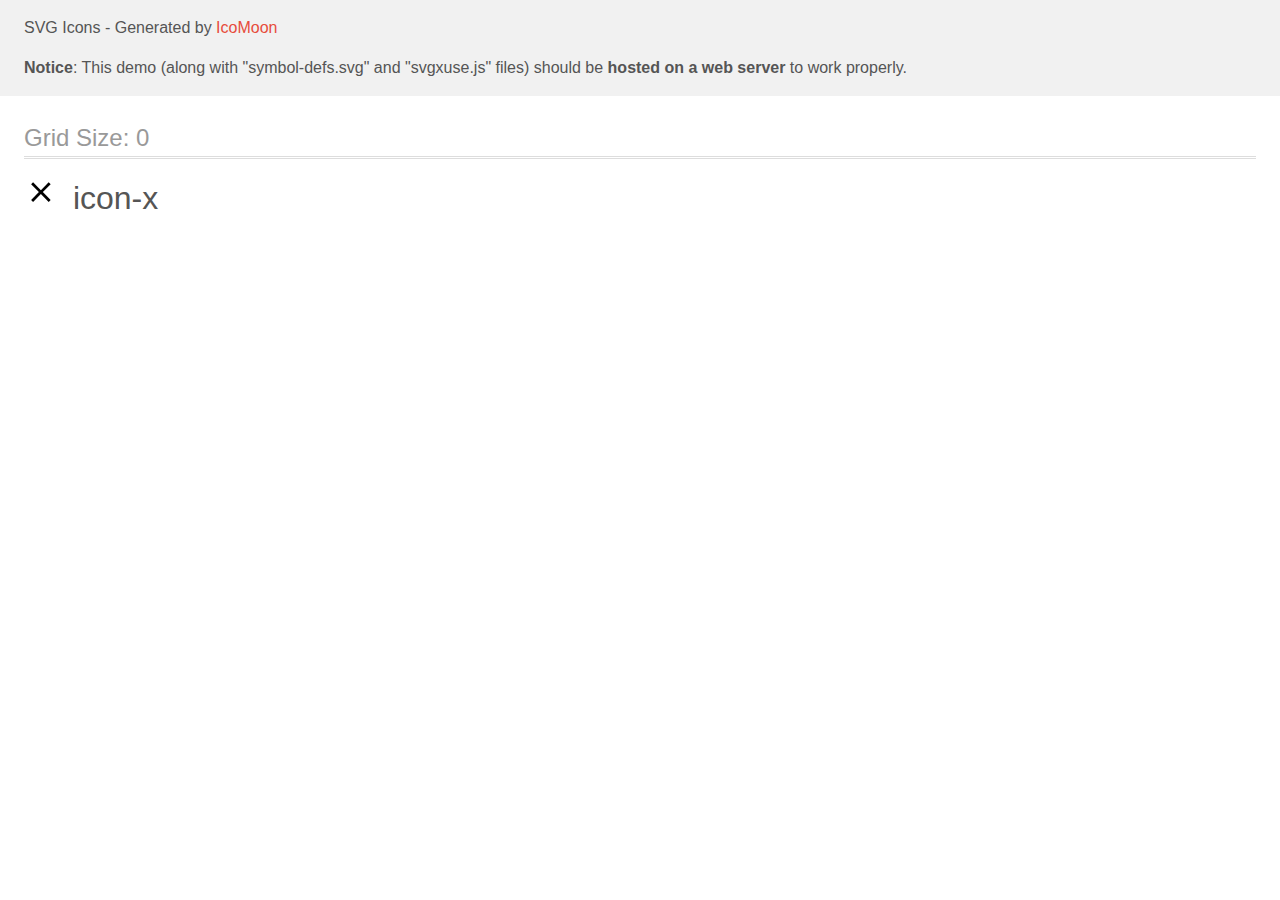
<file: images/кнопка/icomoon button/demo-external-svg.html>
<!doctype html>
<html>
<head>
    <title>IcoMoon - SVG Icons</title>
    <meta charset="utf-8">
    <meta name="viewport" content="width=device-width, initial-scale=1">
    <link rel="stylesheet" href="demo-files/demo.css">
    <link rel="stylesheet" href="style.css">
</head>
<body>
<header class="bgc1 clearfix">
<div class="mhl">
    <p>SVG Icons - Generated by <a href="https://icomoon.io/app">IcoMoon</a></p><p><strong>Notice</strong>: This demo (along with "symbol-defs.svg" and "svgxuse.js" files) should be <b>hosted on a web server</b> to work properly.</p>
</div>
</header>
    <div class="clearfix mhl ptl">
        <h1 class="mvm mtn fgc1">Grid Size: 0</h1>
        <div class="glyph fs1">
            <div class="clearfix pbs">
                <svg class="icon icon-x"><use xlink:href="symbol-defs.svg#icon-x"></use></svg><span class="name"> icon-x</span>
            </div>
        </div>
  </div>
<script defer src="svgxuse.js"></script>
</body>
</html>
</file>
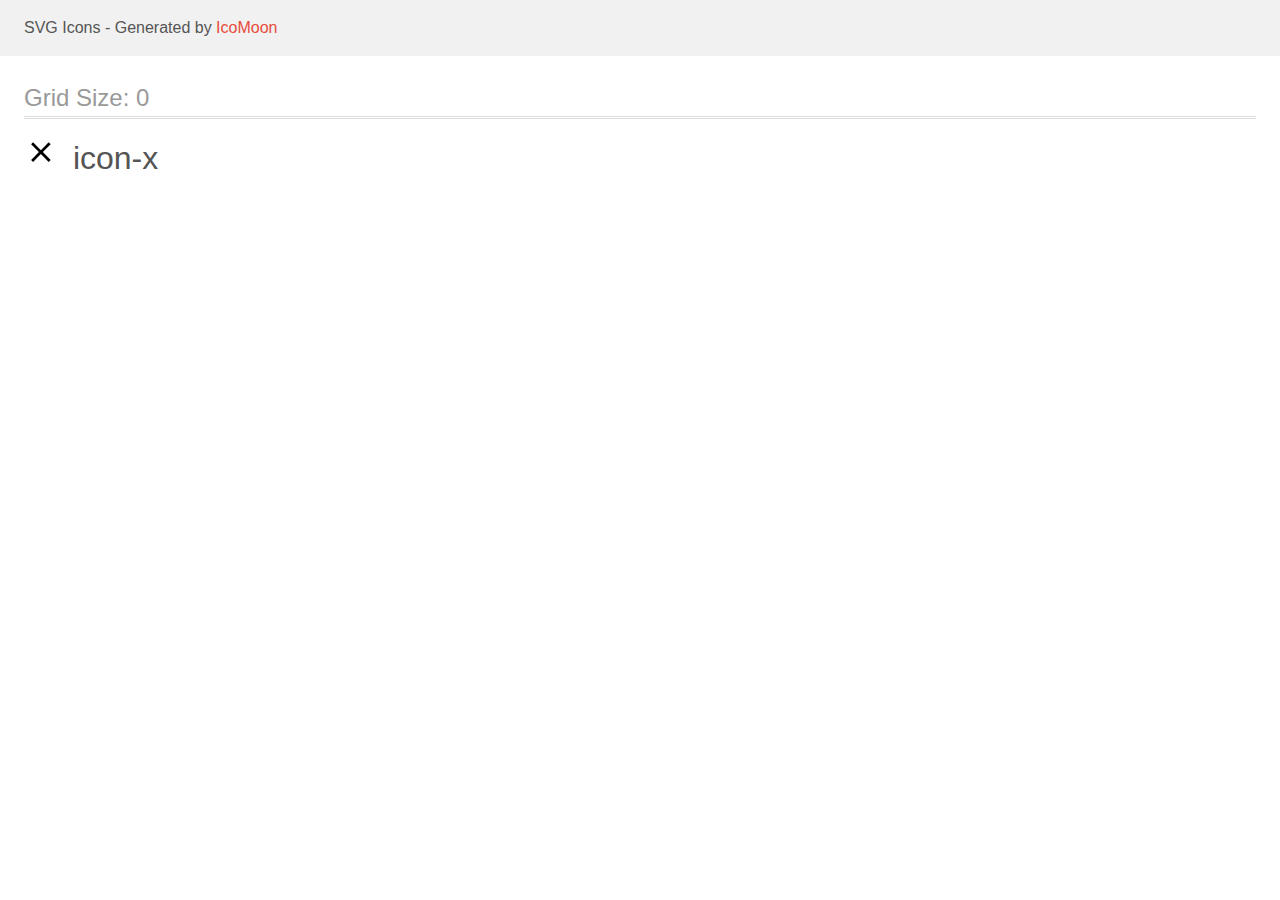
<file: images/кнопка/icomoon button/demo.html>
<!doctype html>
<html>
<head>
    <title>IcoMoon - SVG Icons</title>
    <meta charset="utf-8">
    <meta name="viewport" content="width=device-width, initial-scale=1">
    <link rel="stylesheet" href="demo-files/demo.css">
    <link rel="stylesheet" href="style.css">
</head>
<body>
<svg aria-hidden="true" style="position: absolute; width: 0; height: 0; overflow: hidden;" version="1.1" xmlns="http://www.w3.org/2000/svg" xmlns:xlink="http://www.w3.org/1999/xlink">
<defs>
<symbol id="icon-x" viewBox="0 0 32 32">
<path d="M26.667 7.303l-1.97-1.97-7.808 7.808-7.808-7.808-1.97 1.97 7.808 7.808-7.808 7.808 1.97 1.97 7.808-7.808 7.808 7.808 1.97-1.97-7.808-7.808 7.808-7.808z"></path>
</symbol>
</defs>
</svg>

<header class="bgc1 clearfix">
<div class="mhl">
    <p>SVG Icons - Generated by <a href="https://icomoon.io/app">IcoMoon</a></p>
</div>
</header>
    <div class="clearfix mhl ptl">
        <h1 class="mvm mtn fgc1">Grid Size: 0</h1>
        <div class="glyph fs1">
            <div class="clearfix pbs">
                <svg class="icon icon-x"><use xlink:href="#icon-x"></use></svg><span class="name"> icon-x</span>
            </div>
        </div>
  </div>
<script defer src="svgxuse.js"></script>
</body>
</html>
</file>
<file: css/styles.css>
:root
{
    --color-gray:#757575;
    --color-black:#000000;
    --color-blue:#2196F3;
    --color-backgroung:#2F303A;
    --color-c6:#188CE8;
}

body
{
    font-family: 'Roboto', sans-serif;
    color: #ffff;
}

h1,
h2,
h3,
h4,
h5,
h6,
p
{
    margin: 0;
}
ul
{
    margin: 0;
    padding: 0;
}

.body li
{
    list-style: none;
}
button a
{
    cursor: pointer;
}
address
{
    font-style: normal;
}
.conteiner
{
    width: 1200px;
    padding-left: 15px;
    padding-right: 15px;
    margin: 0 auto;
   /* outline: 2px solid red;*/
}
.titel
{
    margin-bottom: 50px;
    font-size: 36px;
    line-height: calc(42/36);
    text-align: center;
    letter-spacing: 0.03em;
    color: var(--color-black)
}
.pictures-block
{
    display: block;
    max-width: 100%;
}
.visually-hidden 
{
    position: absolute;
    white-space: nowrap;
    width: 1px;
    height: 1px;
    overflow: hidden;
    border: 0;
    padding: 0;
    clip: rect(0 0 0 0);
    clip-path: inset(50%);
    margin: -1px;
}

/* ---------HEADER -------*/
.header-conteiner
{
    display: flex;
    align-items: center;
}
.header 
{
    padding-top: 24px;
    padding-bottom: 25px;
    border-bottom: 1px solid #ECECEC;;
}
.header a
{
    text-decoration: none;
}
.logo 
{
    font-weight: 700;
    font-size: 26px;
    line-height: calc(31/26);
    letter-spacing: 0.03em;
    font-family: 'Raleway', sans-serif;

    margin-right: 93px;
}
.navigation
{
    display: flex;
    align-items: center;
    margin-right: auto;
}
.logo-web 
{
    color:var(--color-blue)
}
.logo-studio 
{
    color:var(--color-black)
}
.header-nav
{
    display: flex;
    gap: 50px;
    justify-content: space-between;
}

.header-nav-link
{
    font-weight: 500;
    font-size: 14px;
    line-height: calc(16/14);
    letter-spacing: 0.02em;
    color:var(--color-black);
    transition: color 250ms 
    cubic-bezier(0.4, 0, 0.2, 1); 
    position: relative;
}
.current
{
    color: var(--color-blue);
}
.header-nav-link.current::after
{
    display: block;
    position: absolute;
    bottom: -33px;
    left: 0;
    width: 100%;
    height: 4px;
    content: '';
    background-color: var(--color-blue);
    border-radius: 2px;
}

.header-nav-link:hover,
.header-nav-link:focus
{
   color:var(--color-blue)
}

.header-contacts
{
    margin-left: auto;
    display: flex;
    align-items: center;
    gap: 30px;
}

.header-contacts-core
{
    
    font-weight: 500;
    font-size: 14px;
    line-height: 16px;
    letter-spacing: 0.02em;
    color:var(--color-gray);
    transition: color 250ms
    cubic-bezier(0.4, 0, 0.2, 1); 
}

.header-contacts-core:hover,
.header-contacts-core:focus
{
    color: #2196F3;
}
.write-item
{
    fill:currentColor
}
.write
{
    display: flex;
    align-items: center;
    gap: 10px;
}
.write:hover
{
    fill: currentColor;
}


/* -------------HERO------------- */

.hero 
{    
    max-width: 1600px;
    padding-top: 200px;
    padding-bottom: 200px;
    background-image: linear-gradient(
    rgba(47, 48, 58, 0.4),
    rgba(47, 48, 58, 0.4)),
    url(../images/Imghero1.jpg);
    background-repeat: no-repeat;
    background-position: center;
    background-size: cover;
    margin-left: auto;
    margin-right: auto;

}


.block-title
{
    padding-left: 200px 452px;
    min-width: 692px;
}
.hero-title 
{
    font-weight: 900;
    font-size: 44px;
    line-height: calc(60/44);
    text-align: center;
    letter-spacing: 0.06em;
    text-transform: uppercase;
    
      
    margin-bottom: 30px;
    width: 696px;
    height: 120px;
    margin-left: auto;
    margin-right: auto;
  
    
}
.hero-btn 
{
    padding: 10px 32px;
    margin: 0 auto;

    font-family: inherit;
    font-weight: 700;
    font-size: 16px;
    line-height: calc(30/16);
    display: flex;
    align-items: center;
    text-align: center;
    letter-spacing: 0.06em;
    color: var(--color-white);
    border: none;
    border-radius: 4px;
    background: var(--color-blue);
    transition: background 250ms 
    cubic-bezier(0.4, 0, 0.2, 1), 
    box-shadow 250ms 
    cubic-bezier(0.4, 0, 0.2, 1);     
}

.hero-btn:hover,
.hero-btn:focus
{
    cursor: pointer;
    background:var(--color-c6);
    box-shadow: 0px 4px 4px rgba(0, 0, 0, 0.15);
}


/* --------------FEATURES------------- */

.features
{
    padding-top: 94px;
    padding-bottom: 94px;
}

.features-list
{
    display: flex;
    gap: 30px;
}
.item-features
{
    flex-basis: calc((100% - 90px) / 4);
}
.features-item
{
    height: 120px;
    display: flex;
    justify-content: center;
    align-items: center;
    margin-bottom: 30px;
    border-radius: 4px;
    background-color: #F5F4FA;
}
.feature-title 
{
    margin-bottom: 10px;
    font-size: 14px;
    line-height: calc(16/14);
    letter-spacing: 0.03em;
    text-transform: uppercase;
    color: var(--color-black)
    
    
}
.feature-subtitle 
{
    font-size: 14px;
    line-height: calc(24/14);
    letter-spacing: 0.03em;
    color: var(--color-gray)
}



/* ----------PICTURES-------- */
.section
{
    padding-top: 94px;
    padding-bottom: 94px;
}
.section.pictures
{
    padding-top: 0;
}

.pictures-list
{
    display: flex;
    gap: 30px;  
}
.item-pictures
{
    flex-basis: calc((100% - 30px) / 2);
}
.pictures-top-wrap
{
    position: relative;
}
.pictures-bottom-text
{
    position: absolute;
    left: 0;
    bottom: 0;
    background: rgba(47, 48, 58, 0.8);
    font-weight: 700;
    font-size: 14px;
    line-height: calc(16/14);
    text-align: center;
    letter-spacing: 0.03em;
    text-transform: uppercase;
    color: #FFFFFF;
    padding: 27px;
    width: 100%;
}

/* -------------TEAM----------- */

.team
{
    background-color: #F5F4FA;
}


.team-list-group
{
    flex-basis: calc((100% - 90px) / 4);
    background-color: #FFFFFF;
    box-shadow: 0px 1px 3px rgba(0, 0, 0, 0.12), 0px 1px 1px rgba(0, 0, 0, 0.14), 0px 2px 1px rgba(0, 0, 0, 0.2);
    border-radius: 0px 0px 4px 4px;
}
.names-team
{
    padding-top: 30px;
}

.team-second-title 
{
    margin-bottom: 10px;

    font-weight: 500;
    font-size: 16px;
    line-height: calc(19/16);
    text-align: center;
    letter-spacing: 0.03em;
    color: var(--color-black)
}
.team-subtitel 
{
    font-size: 16px;
    line-height: calc(19/16);
    text-align: center;
    letter-spacing: 0.03em;
    margin-bottom: 16px;
    color: var(--color-gray)  
}
.team-list
{
    display: flex;
    gap: 30px;
}
.team-soc-list
{
    display: flex;
    justify-content: center;
    gap: 10px;
    margin-bottom: 30px;
}
.team-soc-item 
{
    width: 44px;
    height: 44px;
    transition: fill 250ms cubic-bezier(0.4, 0, 0.2, 1);
}
.team-soc-link 
{
    width: 100%;
    height: 100%;
    border-radius: 50%;
    display: flex;
    align-items: center;
    justify-content: center;
    transition: background-color 250ms 
    cubic-bezier(0.4, 0, 0.2, 1);
}
.team-soc-link:hover,.team-soc-link:focus
{
    background-color: #2196F3;
}
.team-soc-link:hover .team-soc-icons, 
.team-soc-link:focus .team-soc-icons
{
    fill: #ffff;
}
.team-soc-icons
{
    fill: #AFB1B8;
    transition: fill 250ms 
    cubic-bezier(0.4, 0, 0.2, 1);
}
/*-----------------CLIENT------------*/
.section-client
{
    margin-bottom: 0;
}

.client-list 
{
    display: flex;
    justify-content: center;
    gap: 30px;
}
.client-soc-group 
{
    height: 92px;
    flex-basis: calc((100% - 150px) / 5);
}
.client-soc-link 
{
    width: 100%;
    height: 100%;
    border: 1px solid #AFB1B8;
    border-radius: 4px;
    display: flex;
    align-items: center;
    justify-content: center;
    transition: border-color 250ms 
    cubic-bezier(0.4, 0, 0.2, 1), 
    fill 250ms cubic-bezier(0.4, 0, 0.2, 1);
}
.client-soc-link:hover, .client-soc-link:focus
{
    border-color:  #2196F3;
}
.client-soc-link:hover .client-soc-icons,
.client-soc-link:focus .client-soc-icons
{
    fill: #2196F3;
}

.client-soc-icons 
{
    fill: #AFB1B8;
    transition: fill 250ms 
    cubic-bezier(0.4, 0, 0.2, 1);
}

/* --------FOOTER -----------*/

.footer
{
    padding-top: 60px;
    padding-bottom: 56px;
}
.footer-container
{
    display: flex;
    gap: 70px;
    align-items: baseline;
}

.list-block
{
    margin-bottom: 9px;
}
.list-block:last-child
{
    margin-bottom: 0;
}

.logo-footer
{
    display:inline-block;
    margin-bottom: 20px;
    font-weight: 700;
    font-size: 26px;
    line-height: calc(31/26);
    letter-spacing: 0.03em;
    font-family: 'Raleway', sans-serif;
    
}
.footer a
{
    text-decoration: none;
}
.footer
{
    background: var(--color-backgroung)
}

.footer-studio
{
    color: #ffff
}
.footer-address
{
    font-size: 14px;
    line-height: calc(24/14);
    letter-spacing: 0.03em;
    color: #FFFFFF;
    transition: color 250ms 
    cubic-bezier(0.4, 0, 0.2, 1);
}
.footer-address:hover,
.footer-address:focus
{
    color: var(--color-blue);
}

.doit
{
    margin-bottom: 20px;
    font-weight: 700;
    font-size: 14px;
    line-height: 16px;
    letter-spacing: 0.03em;
    text-transform: uppercase;
    color: #FFFFFF;
}
.doit-list 
{
    display: flex;
    justify-content: center;
    gap: 10px;

}
.doit-soc-item
{
    width: 44px;
    height: 44px;
    flex-basis: calc((100% - 30px) / 4);
}
.doit-soc-link 
{
    width: 100%;
    height: 100%;
    border-radius: 50%;
    background-color: rgba(255, 255, 255, 0.1);
    display: flex;
    align-items: center;
    justify-content: center;
    transition: background-color 250ms 
    cubic-bezier(0.4, 0, 0.2, 1);
}
.doit-soc-link:hover, .doit-soc-link:focus
{
    background-color: #2196F3;
}

.doit-soc-icons 
{
    fill: #ffff;
}


.footer-contacts
{
    font-size: 14px;
    line-height: calc(24/14);
    letter-spacing: 0.03em;
    color: rgba(255, 255, 255, 0.6);
    transition: color 250ms 
    cubic-bezier(0.4, 0, 0.2, 1);
    transition: color 250ms 
    cubic-bezier(0.4, 0, 0.2, 1);
}
.footer-contacts:hover,
.footer-contacts:focus
{
    color: var(--color-blue);
}



/* ----------Portfolio------------ */
.conteiner-menu 
{
    margin-bottom: 50px;
    display: flex;
    gap: 8px;
    justify-content: center
}

.portfolio-btn 
{

    padding-left: 22px;
    padding-right: 22px;
    min-width: 73px;
    height: 38px;

    font-family: inherit;
    font-weight: 500;
    font-size: 16px;
    line-height: calc(26/16);
    text-align: center;
    letter-spacing: 0.03em;
    background: #F5F4FA;
    border-radius: 4px;
    border: none;
    cursor: pointer;
    color: var(--color-black);
    transition: background 250ms 
    cubic-bezier(0.4, 0, 0.2, 1),
    box-shadow 250ms cubic-bezier(0.4, 0, 0.2, 1),
    border-radius 250ms cubic-bezier(0.4, 0, 0.2, 1),
    color 250ms cubic-bezier(0.4, 0, 0.2, 1);
}

.portfolio-btn:hover,
.portfolio-btn:focus
{
    background: #2196F3;
    box-shadow: 0px 3px 1px rgba(0, 0, 0, 0.1), 
    0px 1px 2px rgba(0, 0, 0, 0.08), 
    0px 2px 2px rgba(0, 0, 0, 0.12);
    border-radius: 4px;
    color: var(--color-white);
}

.conteiner-portfolio
{
    display: flex;
    flex-wrap: wrap;
    gap: 30px;
    justify-content: center;
}
.conteiner-portfolio-li
{
    flex-basis: calc((100% - 60px) / 3);
}
.item-portfolio:hover .portfolio-top-text,
.item-portfolio:focus .portfolio-top-text
{
    transform: translateY(0);
}
.item-portfolio
{
    text-decoration: none;
    transition: box-shadow 250ms 
    cubic-bezier(0.4, 0, 0.2, 1), 
    display 250ms cubic-bezier(0.4, 0, 0.2, 1);
}
.item-portfolio:hover,
.item-portfolio:focus
{
    display: block;
    box-shadow: 0px 1px 1px
    rgba(0, 0, 0, 0.12),
    0px 4px 4px rgba(0, 0, 0, 0.06),
    1px 4px 6px rgba(0, 0, 0, 0.16);
}
.img-block
{
    position: relative;
    overflow: hidden;
}
.portfolio-top-text
{
    transition: transform 
    250ms cubic-bezier(0.4, 0, 0.2, 1);
    position: absolute;
    top: 0;
    left: 0;
    width: 100%;
    background: rgba(33, 150, 243, 0.9);
    color: #ffff;
    padding: 63px 24px;
    font-weight: 400;
    font-size: 18px;
    line-height: calc(28/18);
    letter-spacing: 0.03em;
    height: 100%;
    transform: translateY(100%);
    overflow: auto;
}


.border-portfolio
{   
    padding-top: 20px;
    padding-left: 24px;
    padding-right: 24px;
    padding-bottom: 20px;
    
    border: 1px solid #EEEEEE;
    border-right: 1px solid #EEEEEE;
    border-bottom: 1px solid #EEEEEE;
}
.portfolio-title 
{
    margin-bottom: 4px;

    font-weight: 700;
    font-size: 18px;
    line-height: calc(36/18);
    letter-spacing: 0.06em;
    color: var(--color-black)
}
.portfolio-subtitle
{
    font-size: 16px;
    line-height: calc(30/16);
    letter-spacing: 0.03em;
    color: var(--color-gray)
}
/*-------------BUTTON-------------*/
.backdrop
{
    position: fixed;
    top: 0;
    left: 0;
    width: 100%;
    height: 100%;
    background-color: rgba(0, 0, 0, 0.2);
    transition: opacity 250ms 
    cubic-bezier(0.4, 0, 0.2, 1),
    visibility 250ms 
    cubic-bezier(0.4, 0, 0.2, 1);
}
.modal
{
    width: 528px;
    min-height: 581px;
    background: #FFFFFF;
    box-shadow: 0px 1px 3px rgba(0, 0, 0, 0.12), 
    0px 1px 1px rgba(0, 0, 0, 0.14), 
    0px 2px 1px rgba(0, 0, 0, 0.2);
    border-radius: 4px;
    position: absolute;
    top: 50%;
    left: 50%;
    transform: translate(-50%,-50%) scale(1);    
}

.modal-close
{
    position: absolute;
    top: 8px;
    right: 8px;
    width: 30px;
    height: 30px;
    border-radius: 50%;
    background: #FFFFFF;
    border: 1px solid rgba(0, 0, 0, 0.1);
    display: flex;
    align-items: center;
    justify-content: center;
    cursor: pointer;
}

.button-x
{
    fill: #000000;
}
.is-hidden
{
    opacity: 0;
    visibility: hidden;
    pointer-events: none;
}
</file>
<file: images/hover/icomoon/demo-files/demo.css>
body {
  padding: 0;
  margin: 0;
  font-family: sans-serif;
  font-size: 1em;
  line-height: 1.5;
  color: #555;
  background: #fff;
}
h1 {
  font-size: 1.5em;
  font-weight: normal;
  box-shadow: 0 1px #ddd, 0 2px #fff, 0 3px #ddd;
}
small {
  font-size: .66666667em;
}
a {
  color: #e74c3c;
  text-decoration: none;
}
a:hover, a:focus {
  box-shadow: 0 1px #e74c3c;
}
.bshadow0, input {
  box-shadow: inset 0 -2px #e7e7e7;
}
input:hover {
  box-shadow: inset 0 -2px #ccc;
}
input, fieldset {
  font-size: 1em;
  margin: 0;
  padding: 0;
  border: 0;
}
input {
  color: inherit;
  line-height: 1.5;
  height: 1.5em;
  padding: .25em 0;
}
input:focus {
  outline: none;
  box-shadow: inset 0 -2px #449fdb;
}
.glyph {
  font-size: 16px;
  margin-right: 1.5em;
  float: left;
  width: 6em;
}
svg {
  color: #000;
}
.liga {
  width: 80%;
  width: calc(100% - 2.5em);
}
.talign-right {
  text-align: right;
}
.talign-center {
  text-align: center;
}
.bgc1 {
  background: #f1f1f1;
}
.fgc0 {
  color: #000;
}
.fgc1 {
  color: #999;
}
p {
  margin-top: 1em;
  margin-bottom: 1em;
}
.mvm {
  margin-top: .75em;
  margin-bottom: .75em;
}
.mtn {
  margin-top: 0;
}
.mtl, .mal {
  margin-top: 1.5em;
}
.mbl, .mal {
  margin-bottom: 1.5em;
}
.mal, .mhl {
  margin-left: 1.5em;
  margin-right: 1.5em;
}
.mhmm {
  margin-left: 1em;
  margin-right: 1em;
}
.ptl {
  padding-top: 1.5em;
}
.pbs, .pvs {
  padding-bottom: .25em;
}
.pvs, .pts {
  padding-top: .25em;
}
.unit {
  float: left;
}
.unitRight {
  float: right;
}
.size1of2 {
  width: 50%;
}
.size1of1 {
  width: 100%;
}
.clearfix:before, .clearfix:after {
  content: " ";
  display: table;
}
.clearfix:after {
  clear: both;
}
.hidden-true {
  display: none;
}
.textbox0 {
  width: 3em;
  background: #f1f1f1;
  padding: .25em .5em;
  line-height: 1.5;
  height: 1.5em;
}
.fs0 {
  font-size: 16px;
}
.fs1 {
  font-size: 32px;
}
.name {
  font-size: 0.5em;
  margin-left: 1em;
}
</file>
<file: images/hover/icomoon/style.css>
.icon {
  display: inline-block;
  width: 1em;
  height: 1em;
  stroke-width: 0;
  stroke: currentColor;
  fill: currentColor;
}

/* ==========================================
Single-colored icons can be modified like so:
.icon-name {
  font-size: 32px;
  color: red;
}
========================================== */

.icon-envelopehover {
  width: 1.3330078125em;
}

.icon-Logo {
  width: 1.7099609375em;
}

.icon-Logo2 {
  width: 1.7666015625em;
}

.icon-Logo3 {
  width: 1.7666015625em;
}

.icon-Logo4 {
  width: 1.7666015625em;
}

.icon-Logo5 {
  width: 1.7666015625em;
}

.icon-Logo6 {
  width: 1.7666015625em;
}

.icon-smartphone {
  width: 0.625em;
}
</file>
<file: images/кнопка/icomoon button/demo-files/demo.css>
body {
  padding: 0;
  margin: 0;
  font-family: sans-serif;
  font-size: 1em;
  line-height: 1.5;
  color: #555;
  background: #fff;
}
h1 {
  font-size: 1.5em;
  font-weight: normal;
  box-shadow: 0 1px #ddd, 0 2px #fff, 0 3px #ddd;
}
small {
  font-size: .66666667em;
}
a {
  color: #e74c3c;
  text-decoration: none;
}
a:hover, a:focus {
  box-shadow: 0 1px #e74c3c;
}
.bshadow0, input {
  box-shadow: inset 0 -2px #e7e7e7;
}
input:hover {
  box-shadow: inset 0 -2px #ccc;
}
input, fieldset {
  font-size: 1em;
  margin: 0;
  padding: 0;
  border: 0;
}
input {
  color: inherit;
  line-height: 1.5;
  height: 1.5em;
  padding: .25em 0;
}
input:focus {
  outline: none;
  box-shadow: inset 0 -2px #449fdb;
}
.glyph {
  font-size: 16px;
  margin-right: 1.5em;
  float: left;
  width: 17em;
}
svg {
  color: #000;
}
.liga {
  width: 80%;
  width: calc(100% - 2.5em);
}
.talign-right {
  text-align: right;
}
.talign-center {
  text-align: center;
}
.bgc1 {
  background: #f1f1f1;
}
.fgc0 {
  color: #000;
}
.fgc1 {
  color: #999;
}
p {
  margin-top: 1em;
  margin-bottom: 1em;
}
.mvm {
  margin-top: .75em;
  margin-bottom: .75em;
}
.mtn {
  margin-top: 0;
}
.mtl, .mal {
  margin-top: 1.5em;
}
.mbl, .mal {
  margin-bottom: 1.5em;
}
.mal, .mhl {
  margin-left: 1.5em;
  margin-right: 1.5em;
}
.mhmm {
  margin-left: 1em;
  margin-right: 1em;
}
.ptl {
  padding-top: 1.5em;
}
.pbs, .pvs {
  padding-bottom: .25em;
}
.pvs, .pts {
  padding-top: .25em;
}
.unit {
  float: left;
}
.unitRight {
  float: right;
}
.size1of2 {
  width: 50%;
}
.size1of1 {
  width: 100%;
}
.clearfix:before, .clearfix:after {
  content: " ";
  display: table;
}
.clearfix:after {
  clear: both;
}
.hidden-true {
  display: none;
}
.textbox0 {
  width: 3em;
  background: #f1f1f1;
  padding: .25em .5em;
  line-height: 1.5;
  height: 1.5em;
}
.fs0 {
  font-size: 16px;
}
.fs1 {
  font-size: 32px;
}
.name {
  margin-left: .25em;
}
</file>
<file: images/кнопка/icomoon button/style.css>
.icon {
  display: inline-block;
  width: 1em;
  height: 1em;
  stroke-width: 0;
  stroke: currentColor;
  fill: currentColor;
}

/* ==========================================
Single-colored icons can be modified like so:
.icon-name {
  font-size: 32px;
  color: red;
}
========================================== */
</file>
